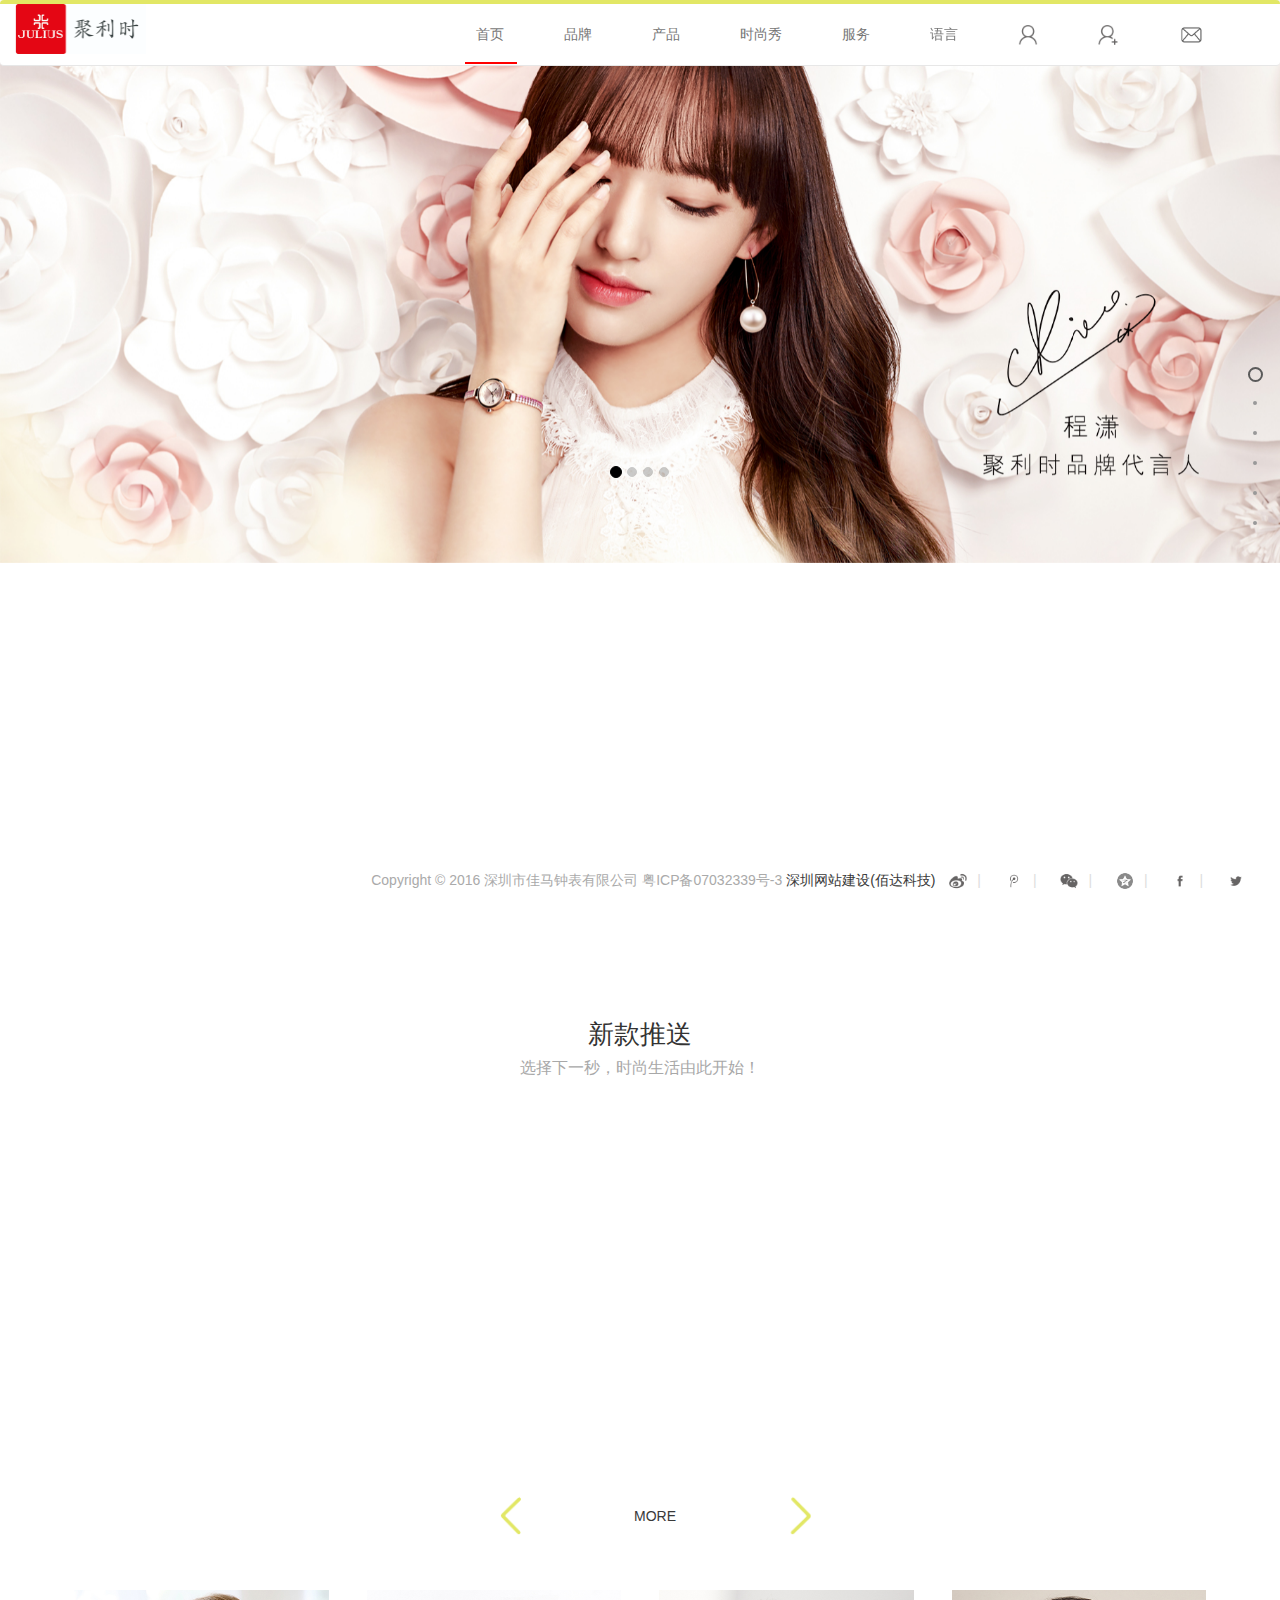
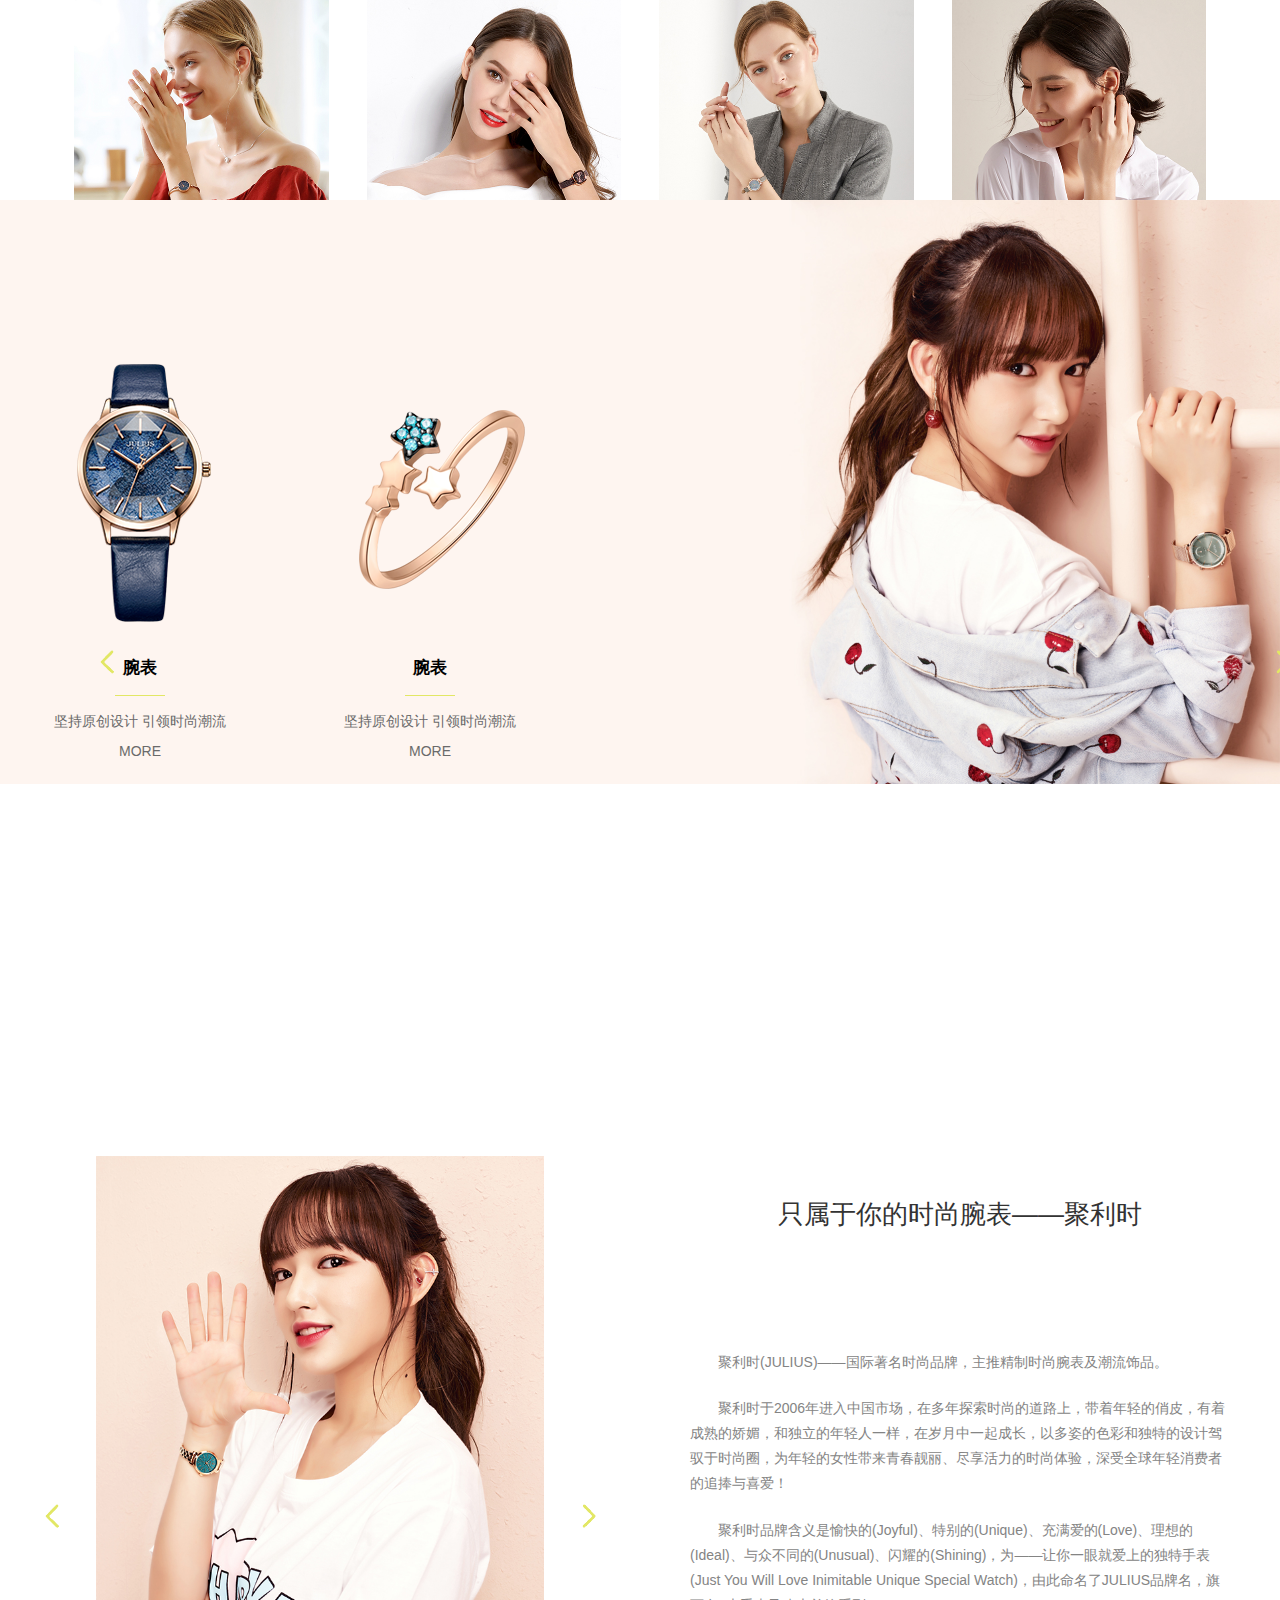
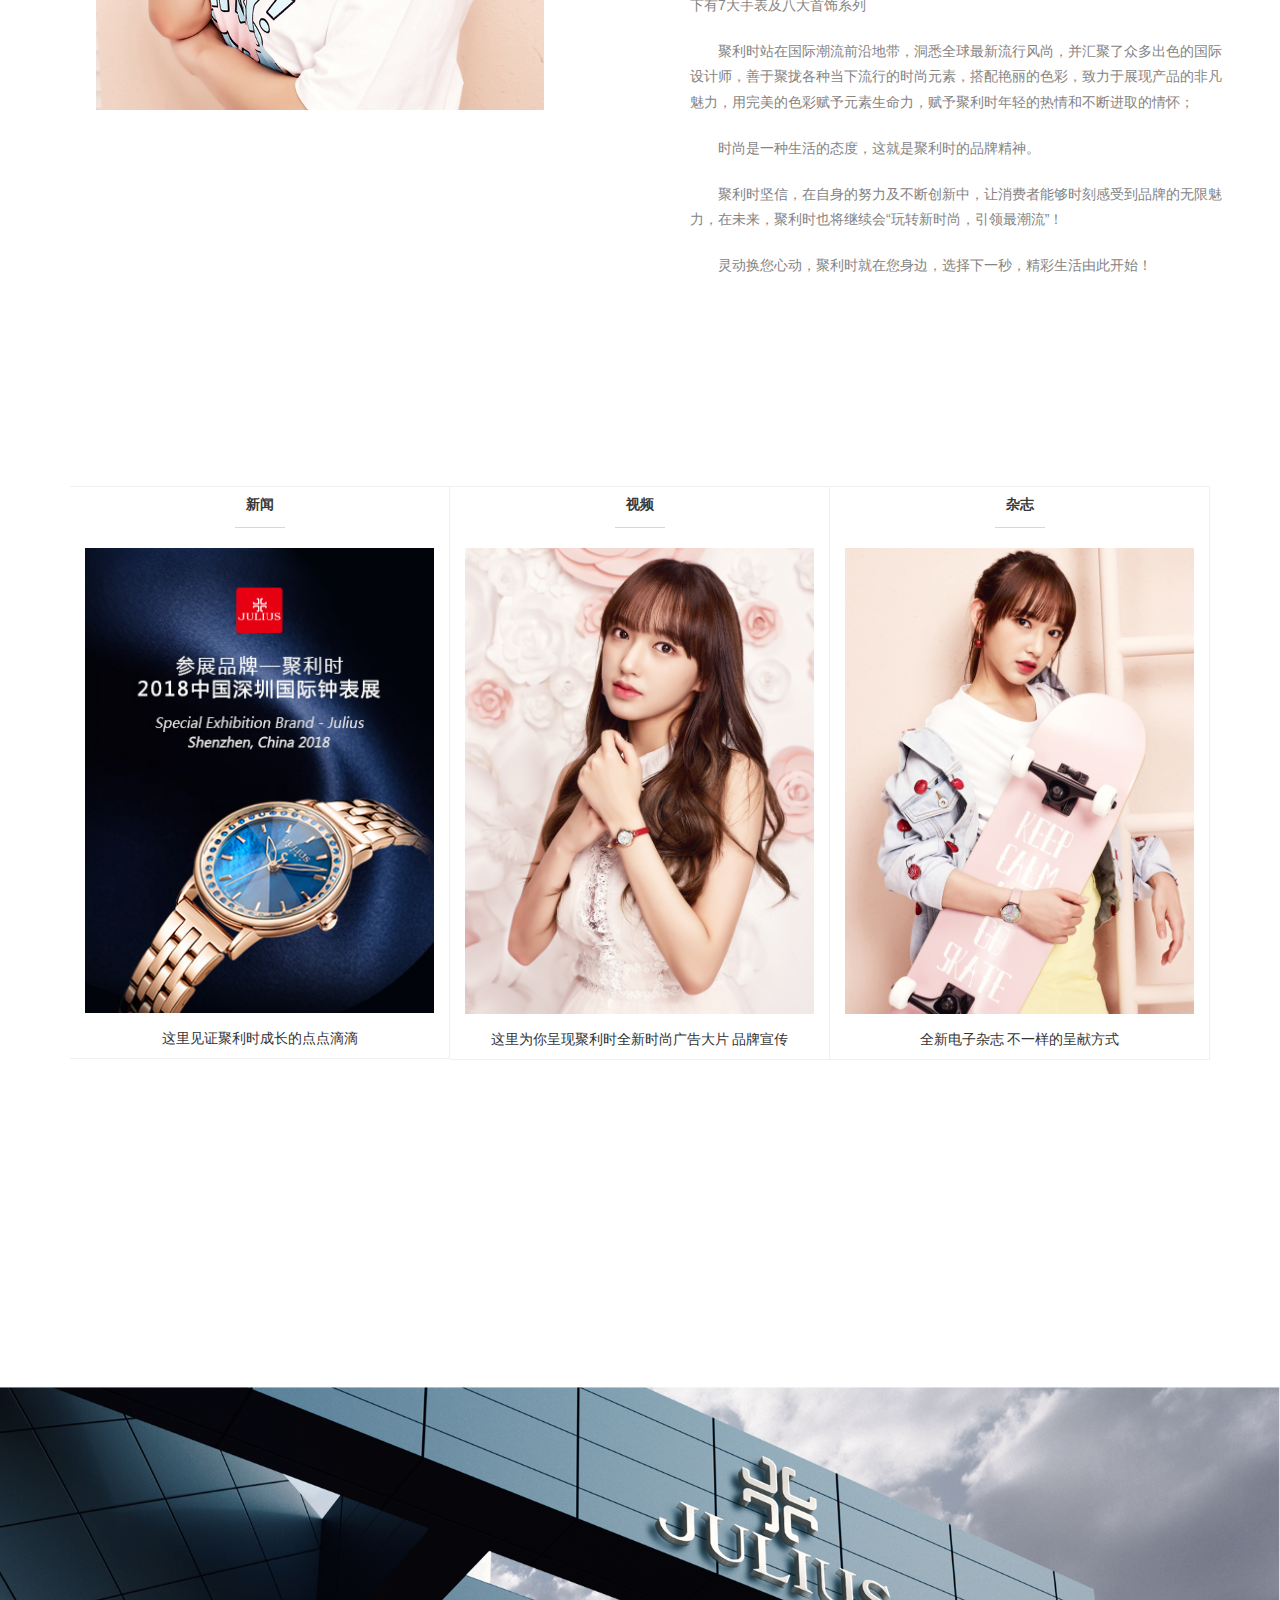
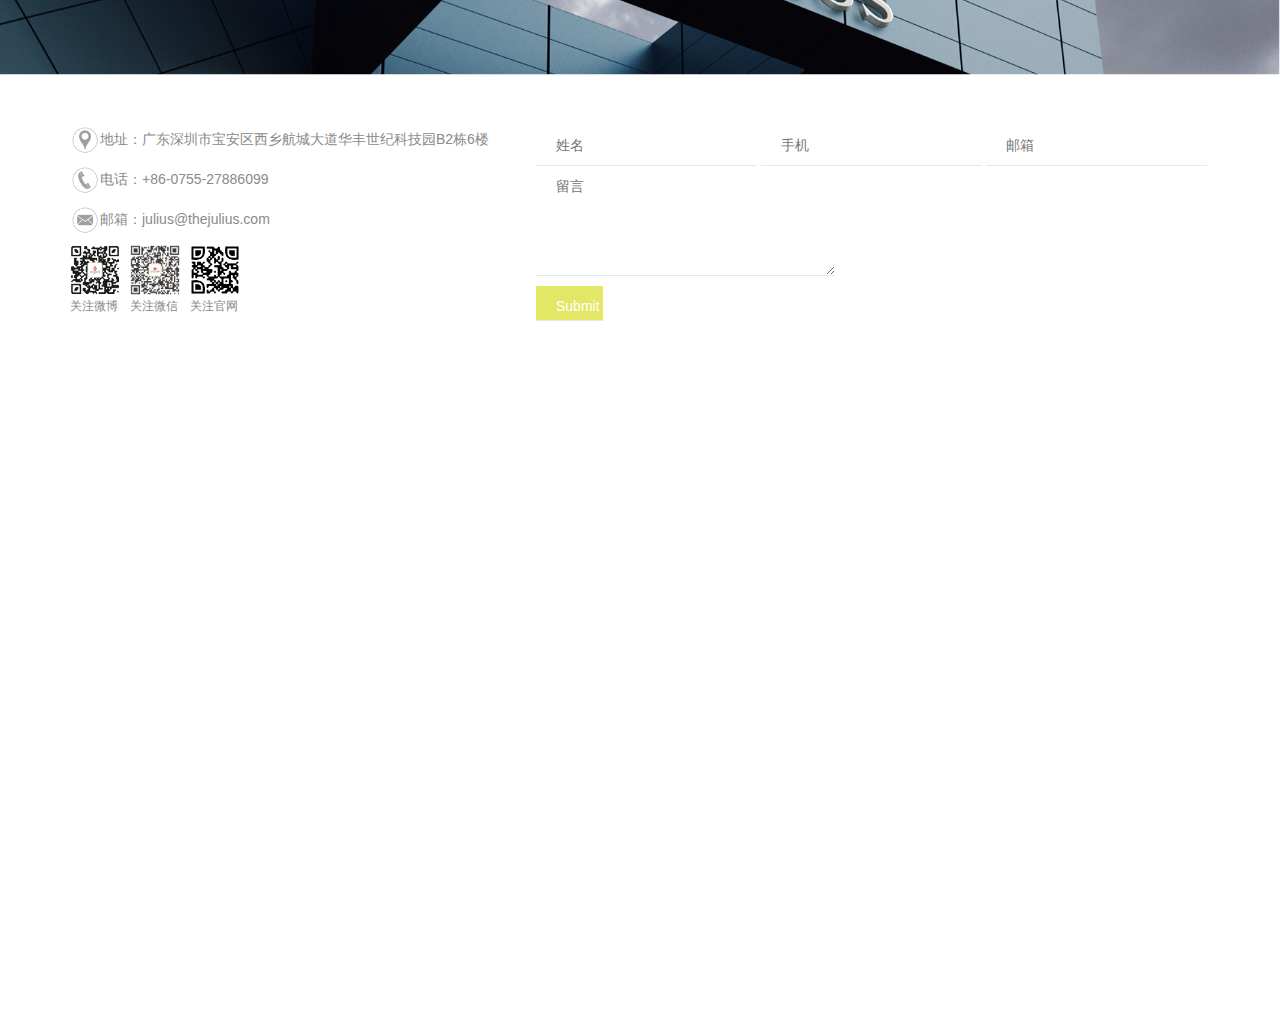
<file: index.html>
<!DOCTYPE html>
<html lang="en">
	<head>
		<meta charset="UTF-8">
		<title>聚利时手表</title>
		<meta http-equiv="X-UA-Compatible" content="IE=edge">
    	<meta name="viewport" content="width=device-width, initial-scale=1">
    	<link href="https://cdn.jsdelivr.net/npm/bootstrap@3.3.7/dist/css/bootstrap.min.css" rel="stylesheet">
		<link rel="stylesheet" type="text/css" href="css/style.css">
		<link rel="stylesheet" type="text/css" href="css/hf.css">
	</head>
	<body>
		<section>
			<header class="navbar navbar-default ltq-header">
			  <div class="container-fluid">
			    <!-- Brand and toggle get grouped for better mobile display -->
			    <div class="navbar-header">
			      <button type="button" class="navbar-toggle collapsed" data-toggle="collapse" data-target="#bs-example-navbar-collapse-1" aria-expanded="false">
			        <span class="sr-only">Toggle navigation</span>
			        <span class="icon-bar"></span>
			        <span class="icon-bar"></span>
			        <span class="icon-bar"></span>
			      </button>
			      <div class="logo">
			      	<a class="navbar-brand" href="#"><img src="img/logo.jpg"></a>
			      </div>
			    </div>

			    <ul class="area">
			    	<li>
			    		<span class="current"></span>
			    		<button type="button" class="btn btn-default" data-toggle="tooltip" data-placement="left" title="Tooltip on left">广告</button>
			    		<!-- <font>广告</font> -->
			    	</li>
			    	<li>
			    		<span></span>
			    		<button type="button" class="btn btn-default" data-toggle="tooltip" data-placement="left" title="Tooltip on left">新款推送</button>
			    		<!-- <font>新款推送</font> -->
			    	</li>
			    	<li>
			    		<span></span>
			    		<button type="button" class="btn btn-default" data-toggle="tooltip" data-placement="left" title="Tooltip on left">产品</button>
			    		<!-- <font>产品</font> -->
			    	</li>
			    	<li>
			    		<span></span>
			    		<button type="button" class="btn btn-default" data-toggle="tooltip" data-placement="left" title="Tooltip on left">只属于你的时尚腕表——聚利时</button>
			    		<!-- <font>只属于你的时尚腕表——聚利时</font> -->
			    	</li>
			    	<li>
			    		<span></span>
			    		<button type="button" class="btn btn-default" data-toggle="tooltip" data-placement="left" title="Tooltip on left">新闻</button>
			    		<!-- <font>新闻</font> -->
			    	</li>
			    	<li>
			    		<span></span>
			    		<button type="button" class="btn btn-default" data-toggle="tooltip" data-placement="left" title="Tooltip on left">01</button>
			    		<!-- <font>01</font> -->
			    	</li>
			    </ul>

			    <!-- Collect the nav links, forms, and other content for toggling -->
			    <div class="collapse navbar-collapse" id="bs-example-navbar-collapse-1">
			      <ul class="nav navbar-nav">
			        <li class="dropdown">
			          <ul class="dropdown-menu">
			            <li><a href="#">Action</a></li>
			            <li><a href="#">Another action</a></li>
			            <li><a href="#">Something else here</a></li>
			            <li role="separator" class="divider"></li>
			            <li><a href="#">Separated link</a></li>
			            <li role="separator" class="divider"></li>
			            <li><a href="#">One more separated link</a></li>
			          </ul>
			        </li>
			      </ul>
			      <ul class="nav navbar-nav navbar-right ltq-head">
			        <li><a href="index.html" class="home home2">首页</a></li>
			        <li>
			        	<a href="html/brand.html" class="home">品牌</a>
			        	<ol class="brand">
				        	<li><a>品牌介绍</a></li>
				        	<li><a>发展历程</a></li>
				        	<li><a>品牌代言人</a></li>
				        </ol>
			        </li>
			        
			        <li>
			        	<a href="html/watch.html" class="home">产品</a>
			        	<ol class="product">
				        	<li><a href="html/watch.html">腕表</a></li>
				        	<li><a href="html/jewelry.html">首饰</a></li>
				        </ol>
			        </li>
			        
			        <li>
			        	<a href="html/star.html" class="home">时尚秀</a>
			        	<ol class="fashion">
				        	<li><a href="html/star.html">明星腕表大片</a></li>
				        	<li><a href="html/model.html">模特腕表大片</a></li>
				        </ol>
			        </li>
			      
			        <li>
			        	<a href="html/maintenance.html" class="home">服务</a>
			        	<ol class="service">
			        		<li><a href="html/maintenance.html">维修保养</a></li>
			        	</ol>
			        </li>
			       
			        <li>
			        	<a href="#" class="home">语言</a>
			        	<ol class="language">
			        		<li><a>中文</a></li>
			        		<li><a>英文</a></li>
			        		<li><a>韩文</a></li>
			        	</ol>
			        </li>
			       
			        <li><a href="html/land.html"><img src="img/zhu-1.png"></a></li>
			        <li><a href="html/registered.html"><img src="img/zhu-2.png"></a></li>
			        <li><a href="#"><img src="img/l-email.png" class="em"></a></li>
			        <li class="dropdown">
			          <ul class="dropdown-menu">
			            <li><a href="#">Action</a></li>
			            <li><a href="#">Another action</a></li>
			            <li><a href="#">Something else here</a></li>
			            <li role="separator" class="divider"></li>
			            <li><a href="#">Separated link</a></li>
			          </ul>
			        </li>
			      </ul>
			    </div><!-- /.navbar-collapse -->
			  </div><!-- /.container-fluid -->
			</header>
	
		<div class="ltq-banner">
			<div id="carousel-example-generic" class="carousel slide" data-ride="carousel">
			  <!-- Indicators -->
			  <ol class="carousel-indicators ltq-list">
			    <li data-target="#carousel-example-generic" data-slide-to="0" class="active"></li>
			    <li data-target="#carousel-example-generic" data-slide-to="1"></li>
			    <li data-target="#carousel-example-generic" data-slide-to="2"></li>
			    <li data-target="#carousel-example-generic" data-slide-to="3"></li>
			  </ol>

			  <!-- Wrapper for slides -->
			  <div class="carousel-inner" role="listbox">
			    <div class="item active">
			      <img src="img/nav.jpg">
			      <div class="carousel-caption">
			      </div>
			    </div>

			    <div class="item">
			      <img src="img/nav2.jpg">
			      <div class="carousel-caption">
			      </div>
			    </div>

			    <div class="item">
			      <img src="img/nav3.jpg">
			      <div class="carousel-caption">
			      </div>
			    </div>

			    <div class="item">
			      <img src="img/nav4.jpg">
			      <div class="carousel-caption">
			      </div>
			    </div>
			  </div>
			</div>
		</div>
			<div class="container text-center ltq-wrap">
				<div class="left">
					<h3>新款推送</h3>
					<h4>选择下一秒，时尚生活由此开始！</h4>
				</div>
				<div class="row ">
				  <div class="col-sm-6 col-md-4 col-lg-3 ltq-pic">
				    <div class="thumbnail">
				    	<div class="hei">
				    		<img src="img/w1.jpg" width="100%">
				    	</div>
				      <div class="caption">
				        <b class="left">聚利时JS新款</b>
				      </div>
				    </div>
				  </div>

				  <div class="col-sm-6 col-md-4 col-lg-3 ltq-pic">
				    <div class="thumbnail">
				    	<div class="hei">
				      		<img src="img/w2.jpg" width="100%">
				      	</div>
				      <div class="caption">
				        <b>聚利时2月新款</b>
				      </div>
				    </div>
				  </div>

				  <div class="col-sm-6 col-md-4 col-lg-3 ltq-pic">
				    <div class="thumbnail">
				    	<div class="hei">
							<img src="img/w3.jpg" width="100%">
				    	</div>
				      <div class="caption">
				        <b>聚利时1月新款</b>
				      </div>
				    </div>
				  </div>

				  <div class="col-sm-6 col-md-4 col-lg-3 ltq-pic">
				    <div class="thumbnail">
				    	<div class="hei">
							<img src="img/w4.jpg" width="100%">
				    	</div>
				      <div class="caption">
				        <b>聚利时12月新款</b>
				      </div>
				    </div>
				  </div>
				</div>
				<div class="container text-center ltq-more">
					<div class="more">
						<a href="">MORE</a>
					</div>
				</div>
			</div>
		
		<div class="exhibition">
			<span><img src="img/tu-l.png" width="20px"></span>
			<span><img src="img/tu-r.png" width="20px"></span>
			<div class="middle-ex">
				<ul>
					<li class="ltq-right">
						<a href="">
							<img src="img/watch.png"/>
							<b>腕表</b>
							<p>坚持原创设计 引领时尚潮流</p>
							<p>MORE</p>
						</a>
					</li>
					<li class="ltq-right">
						<a href="">
							<img src="img/sl.png"/>
							<b>腕表</b>
							<p>坚持原创设计 引领时尚潮流</p>
							<p>MORE</p>
						</a>
					</li>
				</ul>
			</div>
		</div>

		<div class="details">
			<div class="details-left">
				<span></span>
				<span></span>
				<img src="img/d1.jpg" width="70%">
			</div>
			<div class="details-right text-center">
				<h3>只属于你的时尚腕表——聚利时</h3>
				<p class="ltq-top">聚利时(JULIUS)——国际著名时尚品牌，主推精制时尚腕表及潮流饰品。</p>
				<p class="ltq-top">聚利时于2006年进入中国市场，在多年探索时尚的道路上，带着年轻的俏皮，有着成熟的娇媚，和独立的年轻人一样，在岁月中一起成长，以多姿的色彩和独特的设计驾驭于时尚圈，为年轻的女性带来青春靓丽、尽享活力的时尚体验，深受全球年轻消费者的追捧与喜爱！</p>
				<p class="ltq-top">聚利时品牌含义是愉快的(Joyful)、特别的(Unique)、充满爱的(Love)、理想的(Ideal)、与众不同的(Unusual)、闪耀的(Shining)，为——让你一眼就爱上的独特手表(Just You Will Love Inimitable Unique Special Watch)，由此命名了JULIUS品牌名，旗下有7大手表及八大首饰系列</p>
				<!-- <p>作为一个注明的国际注明时尚品牌，聚利时的出类拔萃，表现在品牌超凡敏锐的设计理念和登峰造极的生产技术以及对创新的不懈追求上。</p> -->
				<p class="ltq-top">聚利时站在国际潮流前沿地带，洞悉全球最新流行风尚，并汇聚了众多出色的国际设计师，善于聚拢各种当下流行的时尚元素，搭配艳丽的色彩，致力于展现产品的非凡魅力，用完美的色彩赋予元素生命力，赋予聚利时年轻的热情和不断进取的情怀；</p>
				<p class="ltq-top">时尚是一种生活的态度，这就是聚利时的品牌精神。</p>
				<p class="ltq-top">聚利时坚信，在自身的努力及不断创新中，让消费者能够时刻感受到品牌的无限魅力，在未来，聚利时也将继续会“玩转新时尚，引领最潮流”！</p>
				<p class="ltq-top">灵动换您心动，聚利时就在您身边，选择下一秒，精彩生活由此开始！</p>
			</div>
		</div>
		
		<div class="container-fluid ltq-new">
			<div class="container">
				<ul class="col-sm-6 col-lg-4">
					<li class="text-center">
						<h4>新闻</h4>
						<img src="img/watch.jpg" width="100%">
						<div class="caption">
							<p>这里见证聚利时成长的点点滴滴</p>
						</div>
					</li>
				</ul>
				<ul class="col-sm-6 col-lg-4">
					<li class="text-center">
						<h4>视频</h4>
						<img src="img/video.jpg" width="100%">
						<div class="caption">
							<p>这里为你呈现聚利时全新时尚广告大片 品牌宣传</p>
						</div>
					</li>
				</ul>
				<ul class="col-sm-6 col-lg-4">
					<li class="text-center">
						<h4>杂志</h4>
						<img src="img/magazine.jpg" width="100%">
						<div class="caption">
							<p>全新电子杂志 不一样的呈献方式</p>
						</div>
					</li>
				</ul>
			</div>
		</div>

		<img src="img/foot.png" height="289px" width="100%" class="foot">
		<div class="about container">
			<div class="about_l">
				<div class="left">
					<p style="color: #8a8a8a"><span><img src="img/z1.png" width="30px"></span>地址：广东深圳市宝安区西乡航城大道华丰世纪科技园B2栋6楼</p>
					<p style="color: #8a8a8a"><span><img src="img/z3.png" width="30px"></span>电话：+86-0755-27886099</p>
					<p style="color: #8a8a8a"><span><img src="img/z2.png" width="30px"></span>邮箱：julius@thejulius.com </p>
				</div>
				<div class="attention">
					<div>
						<img src="img/t1.jpg">
						<span>关注微博</span>
					</div>
					<div>
						<img src="img/t2.jpg">
						<span>关注微信</span>
					</div>
					<div>
						<img src="img/t3.jpg">
						<span>关注官网</span>
					</div>
				</div>
			</div>
			<div class="about_r" style="float:left">
				<input type="text" placeholder="姓名">
				<input type="text" placeholder="手机">
				<input type="text" placeholder="邮箱">
				<textarea cols="30" rows="10" placeholder="留言"></textarea>
				<input type="submit" name="" class="tj">
			</div>
		</div>

		<footer class="container-fluid ltq-footer">
			<div class="ltq-fr">
				<p>Copyright © 2016 深圳市佳马钟表有限公司 粤ICP备07032339号-3</p>
				<a href="">深圳网站建设</a><a href="">(佰达科技)</a>
				<span><img src="img/tu-12.png" width="18px"></span>
				<span><img src="img/tu-13.png" width="18px"></span>
				<span><img src="img/tu-14.png" width="18px"></span>
				<span><img src="img/qqzone.png" width="18px"></span>
				<span><img src="img/tu-16.png" width="18px"></span>
				<span><img src="img/tu-17.png" width="18px"></span>
			</div>
		</footer>
	</section>

		<script src="js/jquery-3.3.1.js"></script>
		<script src="js/bootstrap.js"></script>
		<script src="js/jquery.mousewheel.js"></script>
		<script src="js/my.js"></script>

	</body>
</html>
</file>
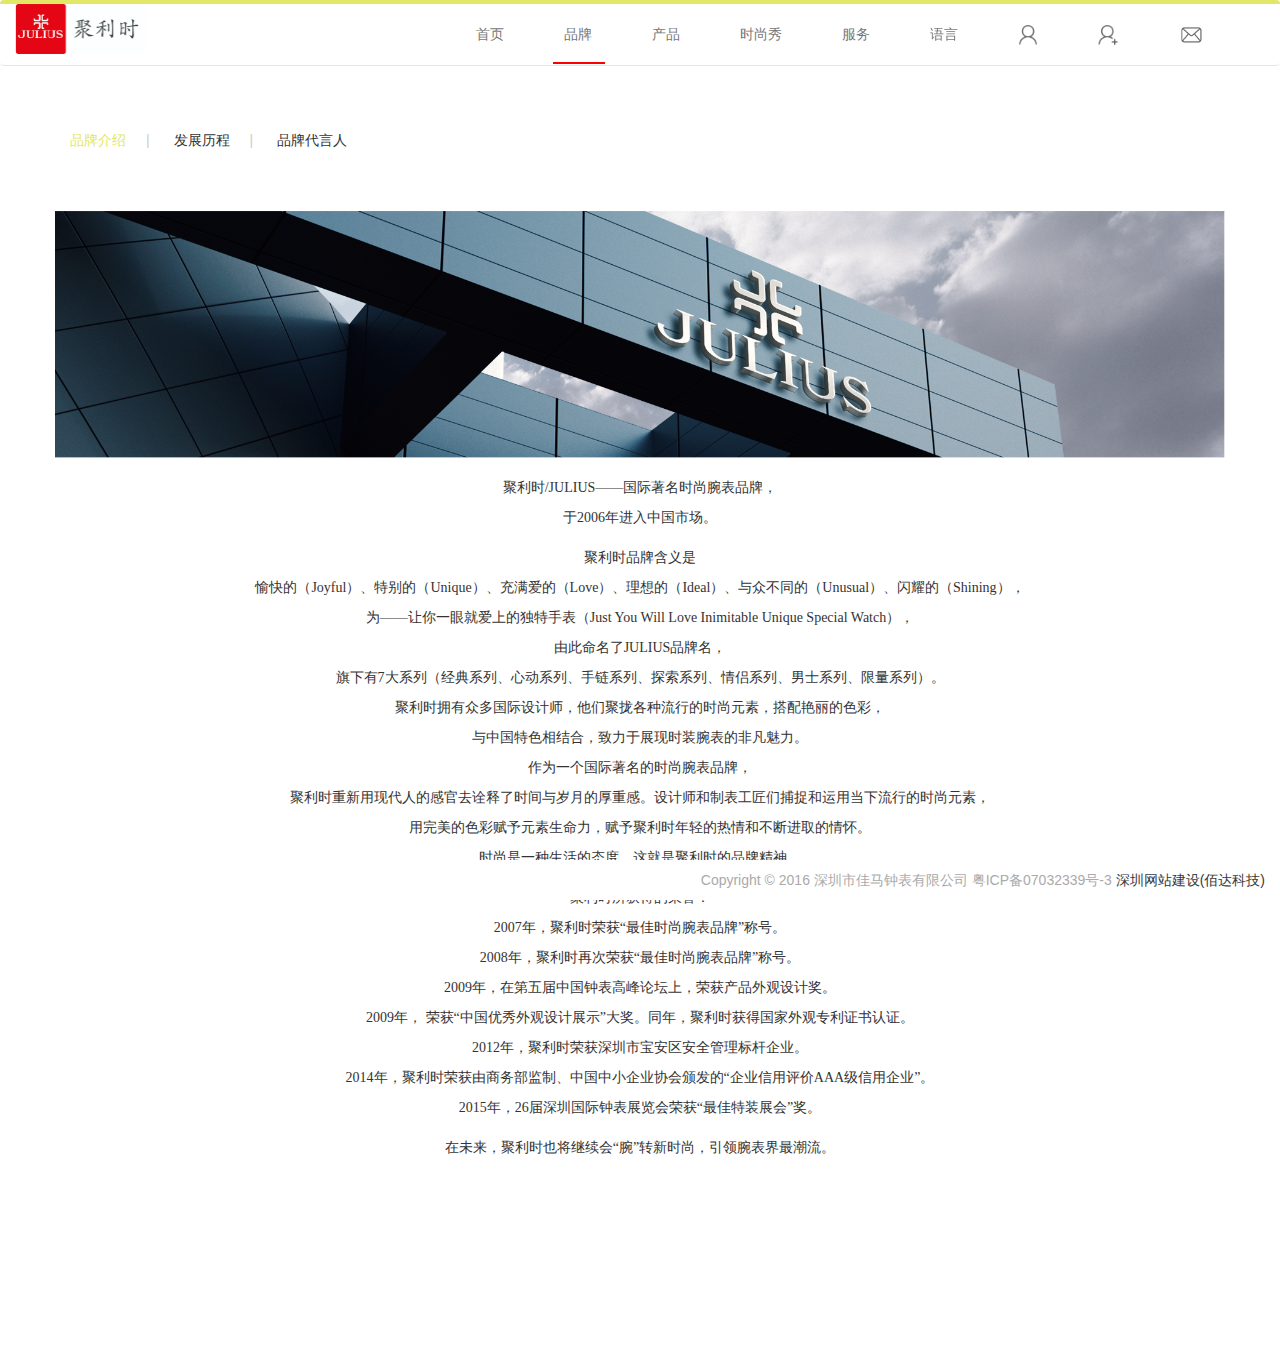
<file: html/brand.html>
<!DOCTYPE html>
<html lang="en">
	<head>
		<meta charset="UTF-8">
		<title>品牌-聚利时手表</title>
		<meta http-equiv="X-UA-Compatible" content="IE=edge">
    	<meta name="viewport" content="width=device-width, initial-scale=1">
    	<link href="https://cdn.jsdelivr.net/npm/bootstrap@3.3.7/dist/css/bootstrap.min.css" rel="stylesheet">
    	<link rel="stylesheet" type="text/css" href="../css/hf.css">
		<link rel="stylesheet" type="text/css" href="../css/brand.css">
	</head>
	<body>
		<header class="navbar navbar-default ltq-header">
			  <div class="container-fluid">
			    <!-- Brand and toggle get grouped for better mobile display -->
			    <div class="navbar-header">
			      <button type="button" class="navbar-toggle collapsed" data-toggle="collapse" data-target="#bs-example-navbar-collapse-1" aria-expanded="false">
			        <span class="sr-only">Toggle navigation</span>
			        <span class="icon-bar"></span>
			        <span class="icon-bar"></span>
			        <span class="icon-bar"></span>
			      </button>
			      <div class="logo">
			      	<a class="navbar-brand" href="#"><img src="../img/logo.jpg"></a>
			      </div>
			    </div>

			    <!-- Collect the nav links, forms, and other content for toggling -->
			    <div class="collapse navbar-collapse" id="bs-example-navbar-collapse-1">
			      <ul class="nav navbar-nav">
			        <li class="dropdown">
			          <ul class="dropdown-menu">
			            <li><a href="#">Action</a></li>
			            <li><a href="#">Another action</a></li>
			            <li><a href="#">Something else here</a></li>
			            <li role="separator" class="divider"></li>
			            <li><a href="#">Separated link</a></li>
			            <li role="separator" class="divider"></li>
			            <li><a href="#">One more separated link</a></li>
			          </ul>
			        </li>
			      </ul>
			      <ul class="nav navbar-nav navbar-right ltq-head">
			        <li><a href="../index.html" class="home">首页</a></li>
			        <li>
			        	<a href="#" class="home home2">品牌</a>
			        	<ol class="brand">
				        	<li><a href="../html/brand.html">品牌介绍</a></li>
				        	<li><a>发展历程</a></li>
				        	<li><a>品牌代言人</a></li>
				        </ol>
			        </li>
			        
			        <li>
			        	<a href="watch.html" class="home">产品</a>
			        	<ol class="product">
				        	<li><a href="watch.html">腕表</a></li>
				        	<li><a href="jewelry.html">首饰</a></li>
				        </ol>
			        </li>
			        
			        <li>
			        	<a href="#" class="home">时尚秀</a>
			        	<ol class="fashion">
				        	<li><a href="star.html">明星腕表大片</a></li>
				        	<li><a href="model.html">模特腕表大片</a></li>
				        </ol>
			        </li>
			      
			        <li>
			        	<a href="maintenance.html" class="home">服务</a>
			        	<ol class="service">
			        		<li><a href="maintenance.html">维修保养</a></li>
			        	</ol>
			        </li>
			       
			        <li>
			        	<a href="#" class="home">语言</a>
			        	<ol class="language">
			        		<li><a>中文</a></li>
			        		<li><a>英文</a></li>
			        		<li><a>韩文</a></li>
			        	</ol>
			        </li>
			       
			        <li><a href="land.html"><img src="../img/zhu-1.png"></a></li>
			        <li><a href="registered.html"><img src="../img/zhu-2.png"></a></li>
			        <li><a href="#"><img src="../img/l-email.png" class="em"></a></li>
			        <li class="dropdown">
			          <ul class="dropdown-menu">
			            <li><a href="#">Action</a></li>
			            <li><a href="#">Another action</a></li>
			            <li><a href="#">Something else here</a></li>
			            <li role="separator" class="divider"></li>
			            <li><a href="#">Separated link</a></li>
			          </ul>
			        </li>
			      </ul>
			    </div><!-- /.navbar-collapse -->
			  </div><!-- /.container-fluid -->
			</header>
			
			<div class="kong"></div>
			<p class="container list">
				<span class="introduce cute">品牌介绍</span>
				<span>发展历程</span>
				<span>品牌代言人</span>
			</p>
			<section>
			<div class="container ltq-txt text-center">
				<img src="../img/julius.png" width="100%">
				<p class="up">聚利时/JULIUS——国际著名时尚腕表品牌，</p>
				<p>于2006年进入中国市场。 </p>
				<p class="up">聚利时品牌含义是</p>
				<p>愉快的（Joyful）、特别的（Unique）、充满爱的（Love）、理想的（Ideal）、与众不同的（Unusual）、闪耀的（Shining），</p>
				<p>为——让你一眼就爱上的独特手表（Just You Will Love Inimitable Unique Special Watch），</p>
				<p>由此命名了JULIUS品牌名，</p>
				<p>旗下有7大系列（经典系列、心动系列、手链系列、探索系列、情侣系列、男士系列、限量系列）。</p>
				<p>聚利时拥有众多国际设计师，他们聚拢各种流行的时尚元素，搭配艳丽的色彩，</p>
				<p>与中国特色相结合，致力于展现时装腕表的非凡魅力。</p>
				<p>作为一个国际著名的时尚腕表品牌，</p>
				<p>聚利时重新用现代人的感官去诠释了时间与岁月的厚重感。设计师和制表工匠们捕捉和运用当下流行的时尚元素，</p>
				<p>用完美的色彩赋予元素生命力，赋予聚利时年轻的热情和不断进取的情怀。</p>
				<p>时尚是一种生活的态度，这就是聚利时的品牌精神。 </p>
				<p class="up">聚利时所获得的荣誉：</p>
				<p>2007年，聚利时荣获“最佳时尚腕表品牌”称号。</p>
				<p>2008年，聚利时再次荣获“最佳时尚腕表品牌”称号。</p>
				<p>2009年，在第五届中国钟表高峰论坛上，荣获产品外观设计奖。</p>
				<p>2009年， 荣获“中国优秀外观设计展示”大奖。同年，聚利时获得国家外观专利证书认证。</p>
				<p>2012年，聚利时荣获深圳市宝安区安全管理标杆企业。</p>
				<p>2014年，聚利时荣获由商务部监制、中国中小企业协会颁发的“企业信用评价AAA级信用企业”。</p>
				<p>2015年，26届深圳国际钟表展览会荣获“最佳特装展会”奖。</p>
				<p class="up">在未来，聚利时也将继续会“腕”转新时尚，引领腕表界最潮流。</p>
				<!-- <p>聚利时于2006年进入中国市场，在多年探索时尚的道路上，带着年轻的俏皮，有着成熟的娇媚，和独立的年轻人一样，在岁月中一起成长，以多姿的色彩和独特的设计驾驭于时尚圈，为年轻的女性带来青春靓丽、尽享活力的时尚体验，深受全球年轻消费者的追捧与喜爱！</p> -->
				<!-- <p>聚利时品牌含义是愉快的（Joyful）、特别的（Unique）、充满爱的（Love）、理想的（Ideal）、与众不同的（Unusual）、闪耀的（Shining），为——让你一眼就爱上的独特手表（Just You Will Love Inimitable Unique Special Watch），由此命名了JULIUS品牌名，旗下有7大手表及8大首饰系列</p>
				<ul>
					<li>七大手表系列：</li>
					<li>经典系列 Modern Classic</li>
					<li>心动系列 Heartbeat Melo</li>
					<li>手链系列 Invisible SF Metal</li>
					<li>探索系列 Fantastic Adventure</li>
					<li>情侣系列 Lovers</li>
					<li>男士系列 Homme</li>
					<li>明星系列 STAR</li>
				</ul>
				<ul>
					<li>八大首饰系列：</li>
					<li>Elegant系列</li>
					<li>Charming系列</li>
					<li>Lively系列</li>
					<li>Gutsy系列</li>
					<li>Dreamlike系列</li>
					<li>Adorable系列</li>
					<li>Cherish系列</li>
					<li>Bubbly系列</li>
				</ul>
				<p>作为一个著名的国际著名时尚品牌，聚利时的出类拔萃，表现在品牌超凡敏锐的设计理念和登峰造极的生产技术以及对创新的不懈追求上。</p>
				<p>聚利时站在国际潮流前沿地带，洞悉全球最新流行风尚，并汇聚了众多出色的国际设计师，善于聚拢各种当下流行的时尚元素，搭配艳丽的色彩，致力于展现产品的非凡魅力，用完美的色彩赋予元素生命力，赋予聚利时年轻的热情和不断进取的情怀；</p>
				<p>时尚是一种生活的态度，这就是聚利时的品牌精神。</p>
				<p>聚利时所获得的荣誉：</p>
				<p>2007年，聚利时荣获“最佳时尚腕表品牌”称号。</p>
				<p>2008年，聚利时再次荣获“最佳时尚腕表品牌”称号。</p>
				<p>2009年，在第五届中国钟表高峰论坛上，荣获产品外观设计奖。</p>
				<p>2009年， 荣获“中国优秀外观设计展示”大奖。同年，聚利时获得国家外观专利证书认证。</p>
				<p>2012年，聚利时荣获深圳市宝安区安全管理标杆企业。</p>
				<p>2014年，聚利时荣获由商务部监制、中国中小企业协会颁发的“企业信用评价AAA级信用企业”。</p>
				<p>2015年，26届深圳国际钟表展览会荣获“最佳特装展会”奖。</p>
				<p>2017年，聚利时荣获“十大时尚消费品牌”称号。</p>
				<p>聚利时坚信，在自身的努力及不断创新中，让消费者能够时刻感受到品牌的无限魅力，在未来，聚利时也将继续会“玩转新时尚，引领最潮流”！</p>
				<p>灵动换您心动，聚利时就在您身边，选择下一秒，精彩生活由此开始！</p> -->
			</div>

			<div class="container develop">
				<img src="../img/develop.jpg">
			</div>

			<div class="container text-center spokesman">
				<img src="../img/sm.jpg">
				<span>>>>  基本资料  <<<</span>
				<!-- <p>中文名：程潇&nbsp;&nbsp;&nbsp;&nbsp;&nbsp;&nbsp;&nbsp;&nbsp;&nbsp;&nbsp;&nbsp;&nbsp;&nbsp;&nbsp;&nbsp;&nbsp;&nbsp;&nbsp;&nbsp;&nbsp;&nbsp;&nbsp;&nbsp;&nbsp;&nbsp;&nbsp;&nbsp;&nbsp;&nbsp;&nbsp;&nbsp;&nbsp;&nbsp;&nbsp;&nbsp;&nbsp;&nbsp;&nbsp;&nbsp;国&nbsp;&nbsp;&nbsp;&nbsp;籍：中国</p> -->
				<p>中文名：程潇　　　                         　　　国    籍：中国</p>
				<p>外文名：성소　                   　　　　　出生地：中国广东</p>
				<p>星    座：巨蟹座　　　　     　   出生日期：1998年7月15日</p>
				<p>血    型：B型　　　　  　　　毕业院校：首尔表演艺术高中</p>
				<p>身    高：167cm　　               　　　  经纪公司：乐华娱乐、STARSHIP Entertainment</p>
				<img src="../img/pic.jpg">
				<span>>>>  主要成就  <<<</span>
				<p>2017-09-20    第1届    SORIBADA最佳音乐大奖新韩流Rising Hot Sta</p>
				<p>2017-03-25    第23届    大韩民国演艺艺术奖新人奖</p>
				<p>2017-01-19    第26届    首尔歌谣大赏EPK年度发展赏</p>
				<p>2016-12-02    Mnet亚洲音乐大奖女子新人奖（提名</p>
				<p>2016-11-16    亚洲明星盛典（Asia Artist Awards） Rising Star奖</p>
				<p>2016-05-28    亚洲强音盛典最佳新人奖</p>
				<p>2016-03-01    唱工委员组最具潜力组合奖</p>
				<img src="../img/pic2.jpg">
				<span>>>>  主要经历  <<<</span>
				<p>2016年2月</p>
				<p>随宇宙少女发行首张迷你专辑《WOULD YOU LIKE？》并正式出道</p>
				<p>2016年3月</p>
				<p>随宇宙少女在中国出道</p>
				<p>2016年8月</p>
				<p>随宇宙少女发行第二张迷你专辑《THE SECRET》</p>
				<p>2017年1月</p>
				<p>随宇宙少女推出第三张迷你专辑《From. WJSN》</p>
				<p>2017年4月</p>
				<p>获得第十七届音乐风云榜年度盛典”偶像新势力“奖</p>
				<p>2018年1月</p>
				<p>担任竞演类真人秀节目《偶像练习生》的舞蹈导师</p>
				<p>2018年6月</p>
				<p>参加著名综艺节目《天天向上》</p>
				<span>>>>  人物评价  <<<</span>
				<p>程潇现为韩国宇宙少女组合成员，也曾担任《偶像练习生》的仙女导师，在其参与的众多中韩综艺节目及舞台表演中</p>
				<p>凭借其优秀的舞蹈功底，健康积极、青春靓丽的形象，获得了众多中韩粉丝的喜爱。也让其成为了一位在</p>
				<p>中韩两国均拥有高人气的年轻偶像。</p>
				<p>程潇身上所散发出的自信及独特魅力，无一不与聚利时一直以来所展现的品牌形象及所坚持的品牌调性相契合。</p>
				<p>无论是梦幻的少女粉、森系满分的淡绿色、浪漫唯美的玫金色，还是复古精致的图案印花……</p>
				<p>程潇都能完美地将聚利时手表演绎出热切的青春感染力及无限的时尚味道，真正的展现出了聚利时手表“上可走高冷御姐范，下可走软萌清新风”的多色百变风格</p>
			</div>
			</section>

			<footer class="container-fluid ltq-footer">
				<div class="ltq-fr">
					<p>Copyright © 2016 深圳市佳马钟表有限公司 粤ICP备07032339号-3</p>
					<a href="">深圳网站建设</a><a href="">(佰达科技)</a>
				</div>
			</footer>
	
			<script src="../js/jquery-3.3.1.js"></script>
			<script src="../js/bootstrap.js"></script>
			<script src="../js/brand.js"></script>
	</body>
</html>
</file>
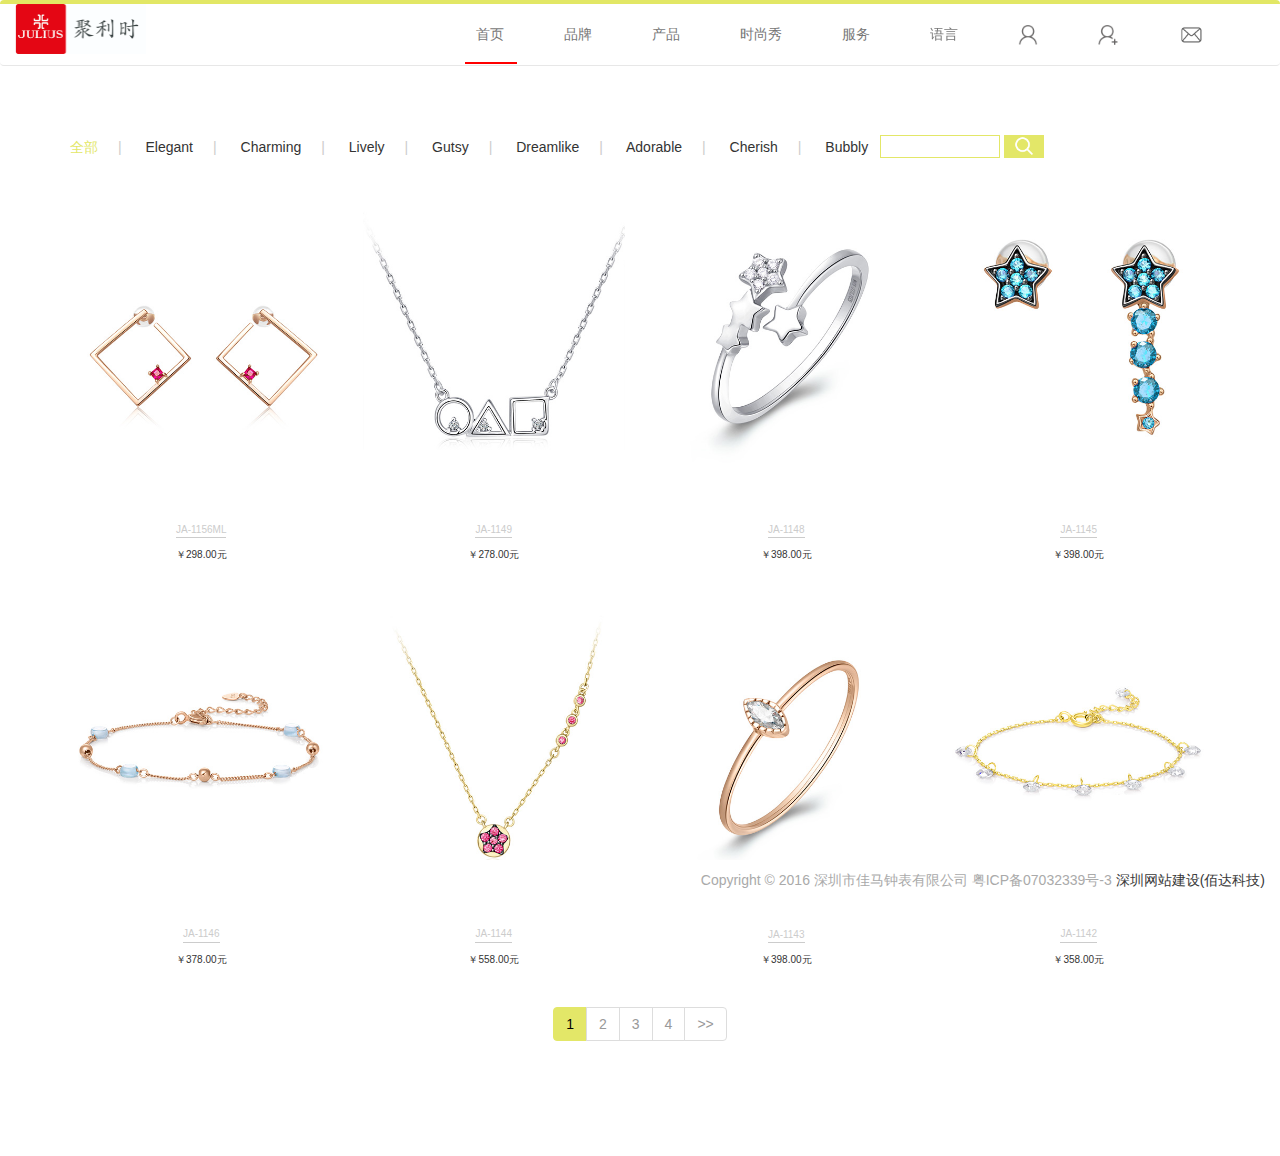
<file: html/jewelry.html>
<!DOCTYPE html>
<html lang="en">
	<head>
		<meta charset="UTF-8">
		<title>首饰-聚利时手表</title>
		<meta http-equiv="X-UA-Compatible" content="IE=edge">
    	<meta name="viewport" content="width=device-width, initial-scale=1">
    	<link href="https://cdn.jsdelivr.net/npm/bootstrap@3.3.7/dist/css/bootstrap.min.css" rel="stylesheet">
    	<link rel="stylesheet" type="text/css" href="../css/hf.css">
		<link rel="stylesheet" type="text/css" href="../css/jewelry.css">
	</head>
	<body>
		<header class="navbar navbar-default ltq-header">
			  <div class="container-fluid">
			    <!-- Brand and toggle get grouped for better mobile display -->
			    <div class="navbar-header">
			      <button type="button" class="navbar-toggle collapsed" data-toggle="collapse" data-target="#bs-example-navbar-collapse-1" aria-expanded="false">
			        <span class="sr-only">Toggle navigation</span>
			        <span class="icon-bar"></span>
			        <span class="icon-bar"></span>
			        <span class="icon-bar"></span>
			      </button>
			      <div class="logo">
			      	<a class="navbar-brand" href="#"><img src="../img/logo.jpg"></a>
			      </div>
			    </div>

			    <!-- Collect the nav links, forms, and other content for toggling -->
			    <div class="collapse navbar-collapse" id="bs-example-navbar-collapse-1">
			      <ul class="nav navbar-nav">
			        <li class="dropdown">
			          <ul class="dropdown-menu">
			            <li><a href="#">Action</a></li>
			            <li><a href="#">Another action</a></li>
			            <li><a href="#">Something else here</a></li>
			            <li role="separator" class="divider"></li>
			            <li><a href="#">Separated link</a></li>
			            <li role="separator" class="divider"></li>
			            <li><a href="#">One more separated link</a></li>
			          </ul>
			        </li>
			      </ul>
			      <ul class="nav navbar-nav navbar-right ltq-head">
			        <li><a href="../index.html" class="home home2">首页</a></li>
			        <li>
			        	<a href="brand.html" class="home">品牌</a>
			        	<ol class="brand">
				        	<li><a>品牌介绍</a></li>
				        	<li><a>发展历程</a></li>
				        	<li><a>品牌代言人</a></li>
				        </ol>
			        </li>
			        
			        <li>
			        	<a href="watch.html" class="home">产品</a>
			        	<ol class="product">
				        	<li><a href="watch.html">腕表</a></li>
				        	<li><a href="jewelry.html">首饰</a></li>
				        </ol>
			        </li>
			        
			        <li>
			        	<a href="star.html" class="home">时尚秀</a>
			        	<ol class="fashion">
				        	<li><a href="star.html">明星腕表大片</a></li>
				        	<li><a href="model.html">模特腕表大片</a></li>
				        </ol>
			        </li>
			      
			        <li>
			        	<a href="maintenance.html" class="home">服务</a>
			        	<ol class="service">
			        		<li><a href="maintenance.html">维修保养</a></li>
			        	</ol>
			        </li>
			       
			        <li>
			        	<a href="#" class="home">语言</a>
			        	<ol class="language">
			        		<li><a>中文</a></li>
			        		<li><a>英文</a></li>
			        		<li><a>韩文</a></li>
			        	</ol>
			        </li>
			       
			        <li><a href="land.html"><img src="../img/zhu-1.png"></a></li>
			        <li><a href="registered.html"><img src="../img/zhu-2.png"></a></li>
			        <li><a href="#"><img src="../img/l-email.png" class="em"></a></li>
			        <li class="dropdown">
			          <ul class="dropdown-menu">
			            <li><a href="#">Action</a></li>
			            <li><a href="#">Another action</a></li>
			            <li><a href="#">Something else here</a></li>
			            <li role="separator" class="divider"></li>
			            <li><a href="#">Separated link</a></li>
			          </ul>
			        </li>
			      </ul>
			    </div><!-- /.navbar-collapse -->
			  </div><!-- /.container-fluid -->
			</header>
			<div class="kong"></div>
			<div class="container ltq-txt">
				<p>
					<span class="all">全部</span>
					<span>Elegant</span>
					<span>Charming</span>
					<span>Lively</span>
					<span>Gutsy</span>
					<span>Dreamlike</span>
					<span>Adorable</span>
					<span>Cherish</span>
					<span>Bubbly</span>
					<input type="text" name="">
					<input type="submit" name="" value=" ">
				</p>
				<div class="goods">
					<div class="row">
							<ul class="g">
								<li class="col-xs-6 col-md-3">
									<img src="../img/ss1.jpg">
									<p class="text">JA-1156ML</p>
									<p class="price">￥298.00元</p>
								</li>
								<li class="col-xs-6 col-md-3">
									<img src="../img/ss2.jpg">
									<p class="text">JA-1149</p>
									<p class="price">￥278.00元</p>
								</li>
								<li class="col-xs-6 col-md-3">
									<img src="../img/ss3.jpg">
									<p class="text">JA-1148</p>
									<p class="price">￥398.00元</p>
								</li>
								
								<!-- <li class="col-xs-6 col-md-3">
									<img src="../img/ss5.jpg">
									<p class="text">JA-1145</p>
									<p class="price">￥398.00元</p>
								</li> -->
								<li class="col-xs-6 col-md-3">
									<img src="../img/ss5.jpg">
									<p class="text">JA-1145</p>
									<p class="price">￥398.00元</p>
								</li>
								<li class="col-xs-6 col-md-3">
									<img src="../img/ss4.jpg">
									<p class="text">JA-1146</p>
									<p class="price">￥378.00元</p>
								</li>
								<li class="col-xs-6 col-md-3">
									<img src="../img/ss6.jpg">
									<p class="text">JA-1144</p>
									<p class="price">￥558.00元</p>
								</li>
								<li class="col-xs-6 col-md-3">
									<img src="../img/ss7.jpg">
									<p class="text">JA-1143</p>
									<p class="price">￥398.00元</p>
								</li>
								<li class="col-xs-6 col-md-3">
									<img src="../img/ss8.jpg">
									<p class="text">JA-1142</p>
									<p class="price">￥358.00元</p>
								</li>
							</ul>
					</div>
				</div>
			</div>

			<div class="container text-center ltq-list">
				<nav aria-label="Page navigation">
				  <ul class="pagination">
				    <li><a href="#" class="current">1</a></li>
				    <li><a href="#">2</a></li>
				    <li><a href="#">3</a></li>
				    <li><a href="#">4</a></li>
				    <li><a href="#">>></a></li>
				  </ul>
				</nav>
			</div>

			<footer class="container-fluid ltq-footer">
				<div class="ltq-fr">
					<p>Copyright © 2016 深圳市佳马钟表有限公司 粤ICP备07032339号-3</p>
					<a href="">深圳网站建设</a><a href="">(佰达科技)</a>
				</div>
			</footer>
			
			<script src="../js/jquery-3.3.1.js"></script>
			<script src="../js/bootstrap.js"></script>
			<script src="../js/watch.js"></script>
	</body>
</html>
</file>
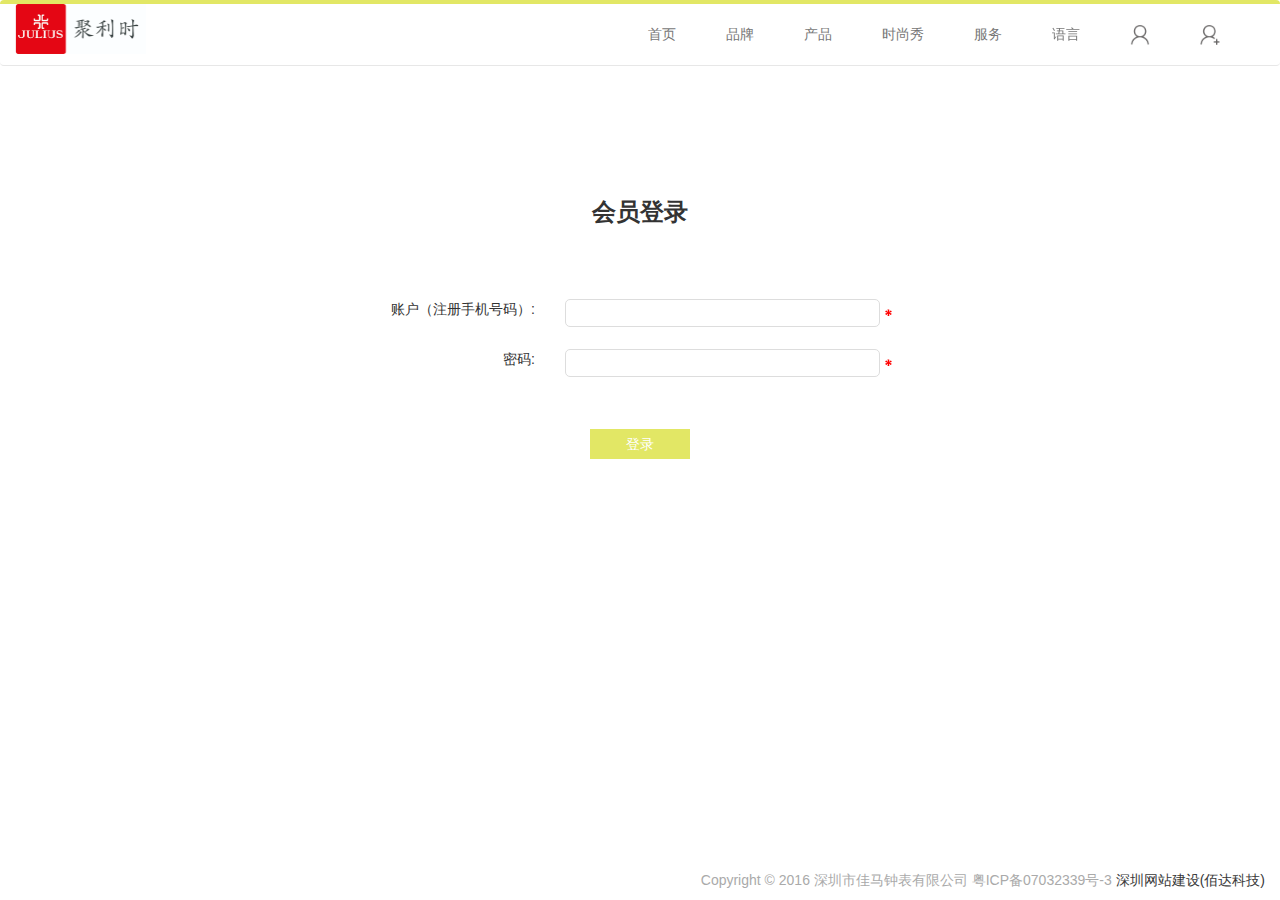
<file: html/land.html>
<!DOCTYPE html>
<html lang="en">
	<head>
		<meta charset="UTF-8">
		<title>用户登录-聚利时手表</title>
		<meta http-equiv="X-UA-Compatible" content="IE=edge">
    	<meta name="viewport" content="width=device-width, initial-scale=1">
    	<link href="https://cdn.jsdelivr.net/npm/bootstrap@3.3.7/dist/css/bootstrap.min.css" rel="stylesheet">
    	<link rel="stylesheet" type="text/css" href="../css/hf.css">
		<link rel="stylesheet" type="text/css" href="../css/land.css">
	</head>
	<body>
		<header class="navbar navbar-default ltq-header">
			  <div class="container-fluid">
			    <!-- Brand and toggle get grouped for better mobile display -->
			    <div class="navbar-header">
			      <button type="button" class="navbar-toggle collapsed" data-toggle="collapse" data-target="#bs-example-navbar-collapse-1" aria-expanded="false">
			        <span class="sr-only">Toggle navigation</span>
			        <span class="icon-bar"></span>
			        <span class="icon-bar"></span>
			        <span class="icon-bar"></span>
			      </button>
			      <div class="logo">
			      	<a class="navbar-brand" href="#"><img src="../img/logo.jpg"></a>
			      </div>
			    </div>

			    <!-- Collect the nav links, forms, and other content for toggling -->
			    <div class="collapse navbar-collapse" id="bs-example-navbar-collapse-1">
			      <ul class="nav navbar-nav">
			        <li class="dropdown">
			          <ul class="dropdown-menu">
			            <li><a href="#">Action</a></li>
			            <li><a href="#">Another action</a></li>
			            <li><a href="#">Something else here</a></li>
			            <li role="separator" class="divider"></li>
			            <li><a href="#">Separated link</a></li>
			            <li role="separator" class="divider"></li>
			            <li><a href="#">One more separated link</a></li>
			          </ul>
			        </li>
			      </ul>
			      <ul class="nav navbar-nav navbar-right ltq-head">
			        <li><a href="../index.html" class="home">首页</a></li>
			        <li>
			        	<a href="brand.html" class="home">品牌</a>
			        	<ol class="brand">
				        	<li><a>品牌介绍</a></li>
				        	<li><a>发展历程</a></li>
				        	<li><a>品牌代言人</a></li>
				        </ol>
			        </li>
			        
			        <li>
			        	<a href="watch.html" class="home">产品</a>
			        	<ol class="product">
				        	<li><a href="watch.html">腕表</a></li>
				        	<li><a href="jewelry.html">首饰</a></li>
				        </ol>
			        </li>
			        
			        <li>
			        	<a href="star.html" class="home">时尚秀</a>
			        	<ol class="fashion">
				        	<li><a href="star.html">明星腕表大片</a></li>
				        	<li><a href="model.html">模特腕表大片</a></li>
				        </ol>
			        </li>
			      
			        <li>
			        	<a href="maintenance.html" class="home">服务</a>
			        	<ol class="service">
			        		<li><a href="maintenance.html">维修保养</a></li>
			        	</ol>
			        </li>
			       
			        <li>
			        	<a href="#" class="home">语言</a>
			        	<ol class="language">
			        		<li><a>中文</a></li>
			        		<li><a>英文</a></li>
			        		<li><a>韩文</a></li>
			        	</ol>
			        </li>
			       
			        <li><a href="land.html"><img src="../img/zhu-1.png"></a></li>
			        <li><a href="registered.html"><img src="../img/zhu-2.png"></a></li>
			        <li class="dropdown">
			          <ul class="dropdown-menu">
			            <li><a href="#">Action</a></li>
			            <li><a href="#">Another action</a></li>
			            <li><a href="#">Something else here</a></li>
			            <li role="separator" class="divider"></li>
			            <li><a href="#">Separated link</a></li>
			          </ul>
			        </li>
			      </ul>
			    </div><!-- /.navbar-collapse -->
			  </div><!-- /.container-fluid -->
			</header>
			
			<div class="kong"></div>
			<div class="container text-center ltq-land">
				<p class="tit">会员登录</p>
				<form class="container information">
					<div class="container-fluid ltq-name">
						<p>账户（注册手机号码）:</p>
						<input type="text" name="">
						<span></span>
					</div>
					<div class="container-fluid ltq-name">
						<p>密码:</p>
						<input type="text" name="">
						<span></span>
					</div>
					<div class="text-center"><button>登录</button></div>
				</form>
			</div>

			<footer class="container-fluid ltq-footer">
				<div class="ltq-fr">
					<p>Copyright © 2016 深圳市佳马钟表有限公司 粤ICP备07032339号-3</p>
					<a href="">深圳网站建设</a><a href="">(佰达科技)</a>
				</div>
			</footer>
			
			<script src="../js/jquery-3.3.1.js"></script>
			<script src="../js/bootstrap.js"></script>
			<script src="../js/watch.js"></script>
	</body>
</html>
</file>
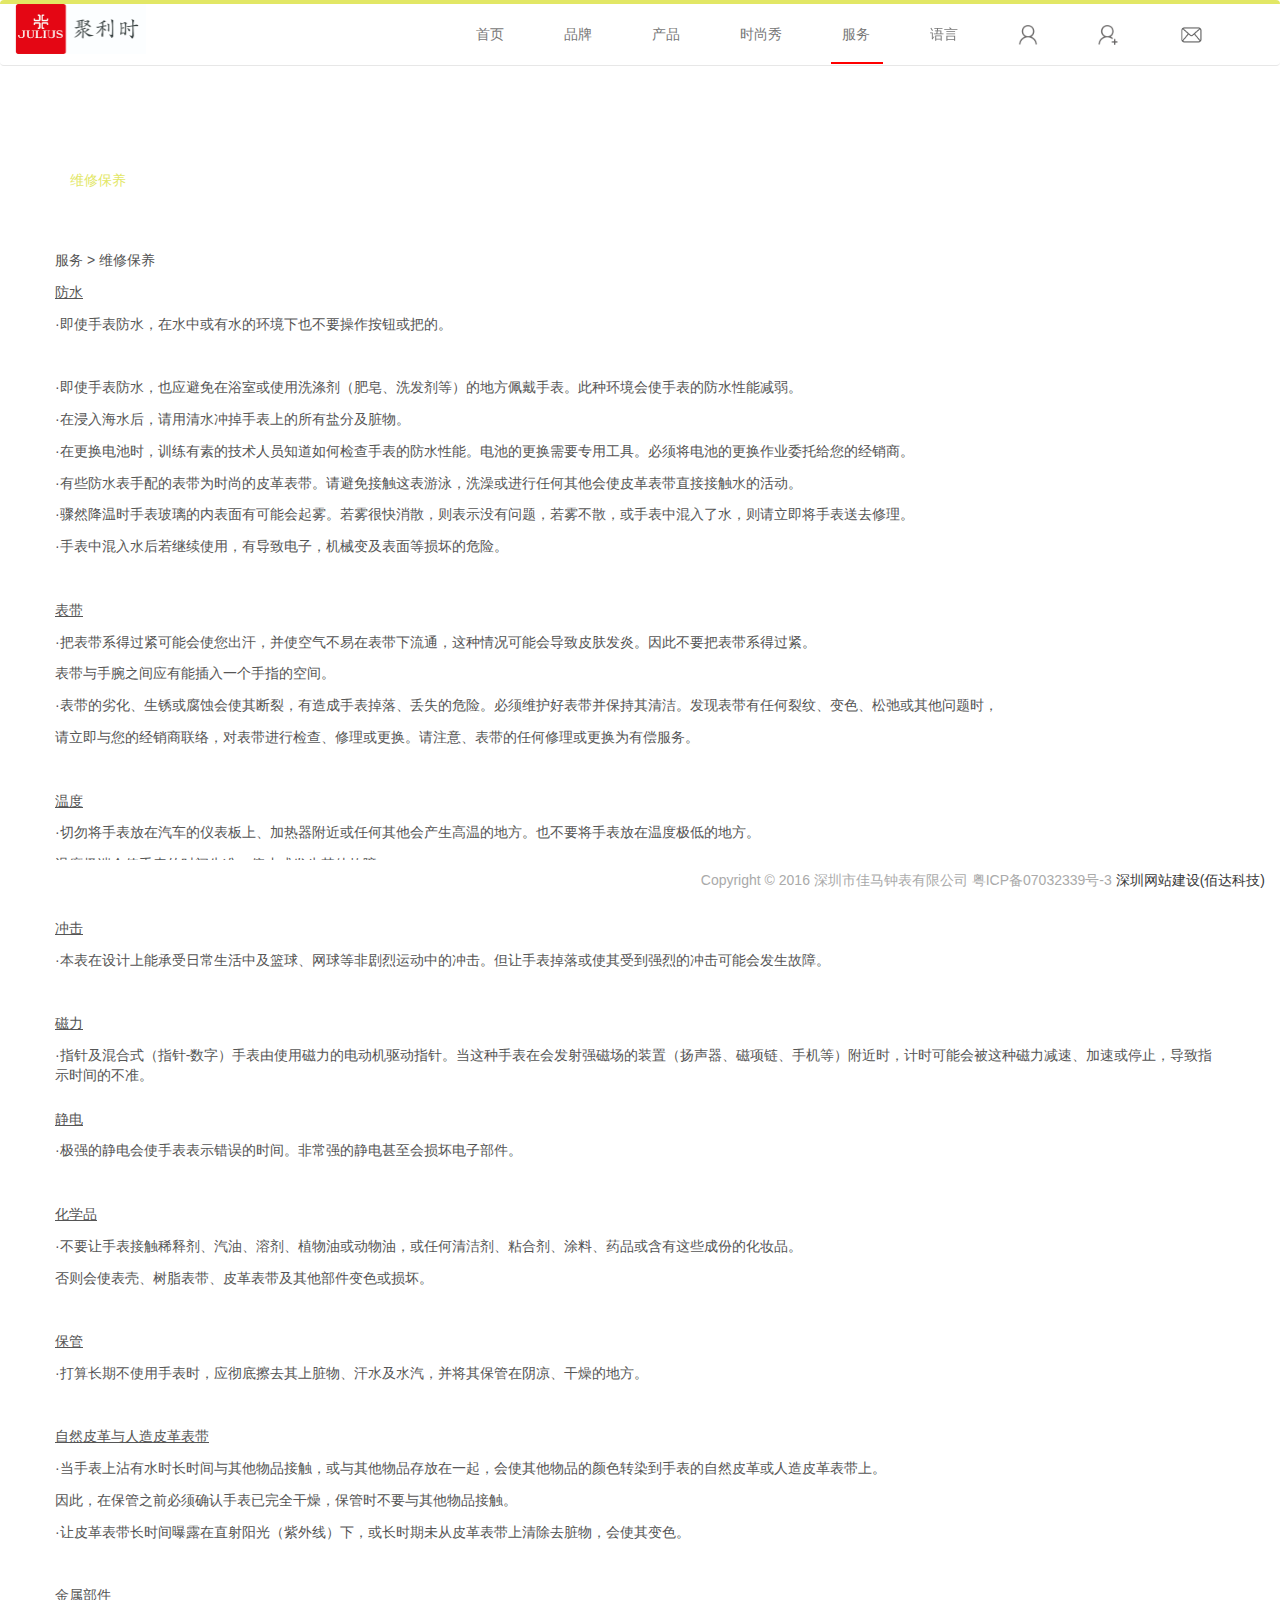
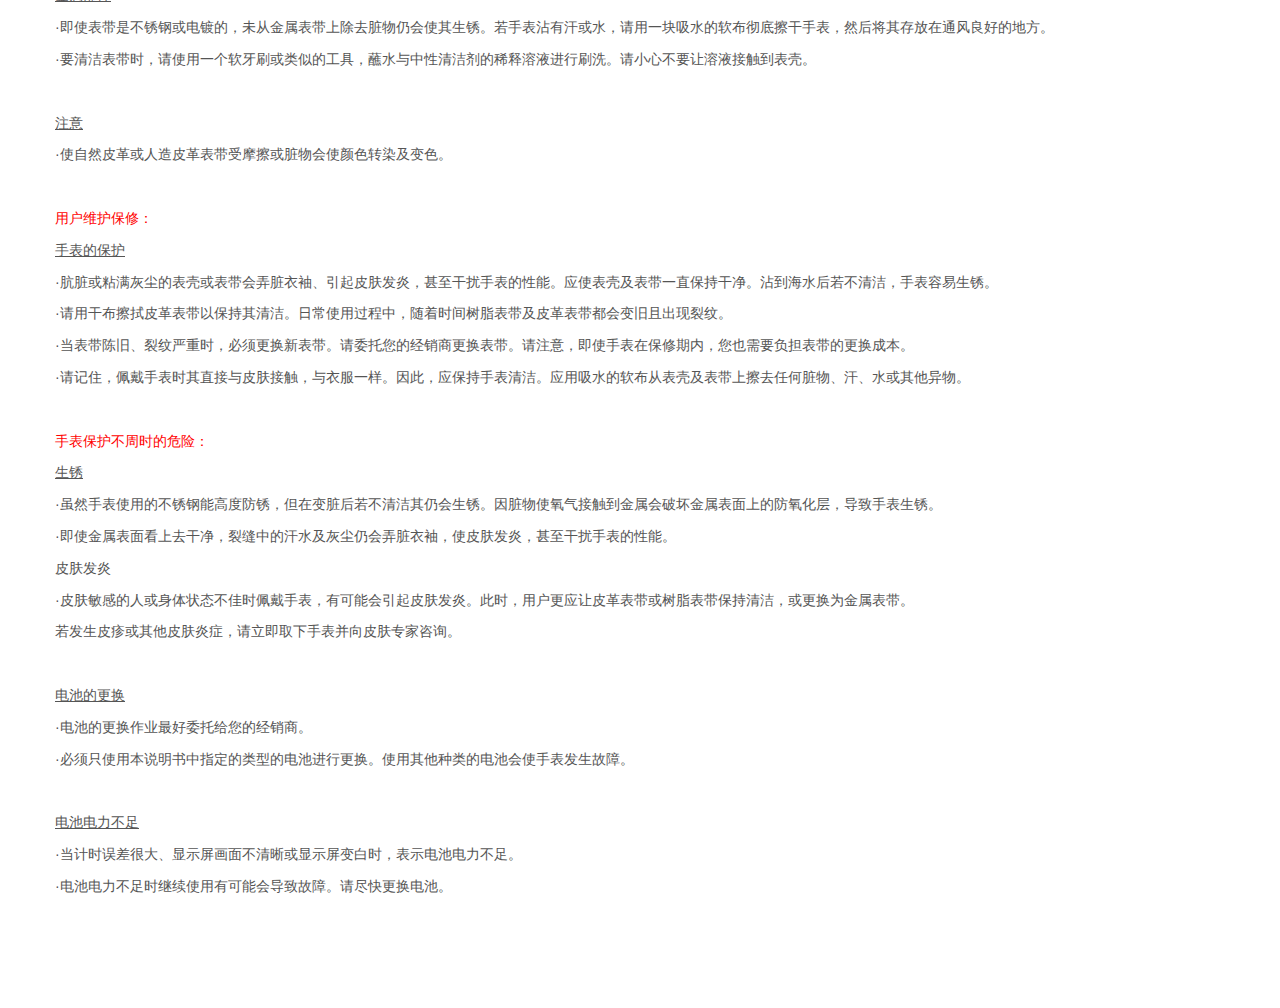
<file: html/maintenance.html>
<!DOCTYPE html>
<html lang="en">
	<head>
		<meta charset="UTF-8">
		<title>维修保养-聚利时手表</title>
		<meta http-equiv="X-UA-Compatible" content="IE=edge">
    	<meta name="viewport" content="width=device-width, initial-scale=1">
    	<link href="https://cdn.jsdelivr.net/npm/bootstrap@3.3.7/dist/css/bootstrap.min.css" rel="stylesheet">
    	<link rel="stylesheet" type="text/css" href="../css/hf.css">
		<link rel="stylesheet" type="text/css" href="../css/maintenance.css">
	</head>
	<body>
		<header class="navbar navbar-default ltq-header">
			  <div class="container-fluid">
			    <!-- Brand and toggle get grouped for better mobile display -->
			    <div class="navbar-header">
			      <button type="button" class="navbar-toggle collapsed" data-toggle="collapse" data-target="#bs-example-navbar-collapse-1" aria-expanded="false">
			        <span class="sr-only">Toggle navigation</span>
			        <span class="icon-bar"></span>
			        <span class="icon-bar"></span>
			        <span class="icon-bar"></span>
			      </button>
			      <div class="logo">
			      	<a class="navbar-brand" href="#"><img src="../img/logo.jpg"></a>
			      </div>
			    </div>

			    <!-- Collect the nav links, forms, and other content for toggling -->
			    <div class="collapse navbar-collapse" id="bs-example-navbar-collapse-1">
			      <ul class="nav navbar-nav">
			        <li class="dropdown">
			          <ul class="dropdown-menu">
			            <li><a href="#">Action</a></li>
			            <li><a href="#">Another action</a></li>
			            <li><a href="#">Something else here</a></li>
			            <li role="separator" class="divider"></li>
			            <li><a href="#">Separated link</a></li>
			            <li role="separator" class="divider"></li>
			            <li><a href="#">One more separated link</a></li>
			          </ul>
			        </li>
			      </ul>
			      <ul class="nav navbar-nav navbar-right ltq-head">
			        <li><a href="../index.html" class="home">首页</a></li>
			        <li>
			        	<a href="brand.html" class="home">品牌</a>
			        	<ol class="brand">
				        	<li><a>品牌介绍</a></li>
				        	<li><a>发展历程</a></li>
				        	<li><a>品牌代言人</a></li>
				        </ol>
			        </li>
			        
			        <li>
			        	<a href="watch.html" class="home">产品</a>
			        	<ol class="product">
				        	<li><a href="watch.html">腕表</a></li>
				        	<li><a href="jewelry.html">首饰</a></li>
				        </ol>
			        </li>
			        
			        <li>
			        	<a href="star.html" class="home">时尚秀</a>
			        	<ol class="fashion">
				        	<li><a href="star.html">明星腕表大片</a></li>
				        	<li><a href="model.html">模特腕表大片</a></li>
				        </ol>
			        </li>
			      
			        <li>
			        	<a href="maintenance.html" class="home home2">服务</a>
			        	<ol class="service">
			        		<li><a href="maintenance.html">维修保养</a></li>
			        	</ol>
			        </li>
			       
			        <li>
			        	<a href="#" class="home">语言</a>
			        	<ol class="language">
			        		<li><a>中文</a></li>
			        		<li><a>英文</a></li>
			        		<li><a>韩文</a></li>
			        	</ol>
			        </li>
			       
			        <li><a href="land.html"><img src="../img/zhu-1.png"></a></li>
			        <li><a href="registered.html"><img src="../img/zhu-2.png"></a></li>
			        <li><a href="#"><img src="../img/l-email.png" class="em"></a></li>
			        <li class="dropdown">
			          <ul class="dropdown-menu">
			            <li><a href="#">Action</a></li>
			            <li><a href="#">Another action</a></li>
			            <li><a href="#">Something else here</a></li>
			            <li role="separator" class="divider"></li>
			            <li><a href="#">Separated link</a></li>
			          </ul>
			        </li>
			      </ul>
			    </div><!-- /.navbar-collapse -->
			  </div><!-- /.container-fluid -->
			</header>
			
			<div class="kong"></div>
			<div class="container ltq-title">
				<p><a href="maintenance.html">维修保养</a></p>
			</div>
			<div class="container ltq-text">
				<p>服务 > 维修保养</p>
				<p class="underline">防水</p>
				<p>·即使手表防水，在水中或有水的环境下也不要操作按钮或把的。</p>
				<p></p>
				<p>·即使手表防水，也应避免在浴室或使用洗涤剂（肥皂、洗发剂等）的地方佩戴手表。此种环境会使手表的防水性能减弱。</p>
				<p>·在浸入海水后，请用清水冲掉手表上的所有盐分及脏物。</p>
				<p>·在更换电池时，训练有素的技术人员知道如何检查手表的防水性能。电池的更换需要专用工具。必须将电池的更换作业委托给您的经销商。</p>
				<p>·有些防水表手配的表带为时尚的皮革表带。请避免接触这表游泳，洗澡或进行任何其他会使皮革表带直接接触水的活动。</p>
				<p>·骤然降温时手表玻璃的内表面有可能会起雾。若雾很快消散，则表示没有问题，若雾不散，或手表中混入了水，则请立即将手表送去修理。</p>
				<p>·手表中混入水后若继续使用，有导致电子，机械变及表面等损坏的危险。</p>
				<p></p>
				<p class="underline">表带</p>
				<p>·把表带系得过紧可能会使您出汗，并使空气不易在表带下流通，这种情况可能会导致皮肤发炎。因此不要把表带系得过紧。</p>
				<p>  表带与手腕之间应有能插入一个手指的空间。</p>
				<p>·表带的劣化、生锈或腐蚀会使其断裂，有造成手表掉落、丢失的危险。必须维护好表带并保持其清洁。发现表带有任何裂纹、变色、松弛或其他问题时，</p>
				<p>  请立即与您的经销商联络，对表带进行检查、修理或更换。请注意、表带的任何修理或更换为有偿服务。</p>
				<p></p>
				<p class="underline">温度</p>
				<p>·切勿将手表放在汽车的仪表板上、加热器附近或任何其他会产生高温的地方。也不要将手表放在温度极低的地方。</p>
				<p>  温度极端会使手表的时间失准、停止或发生其他故障。</p>
				<p></p>
				<p class="underline">冲击</p>
				<p>·本表在设计上能承受日常生活中及篮球、网球等非剧烈运动中的冲击。但让手表掉落或使其受到强烈的冲击可能会发生故障。</p>
				<p></p>
				<p class="underline">磁力</p>
				<p>·指针及混合式（指针-数字）手表由使用磁力的电动机驱动指针。当这种手表在会发射强磁场的装置（扬声器、磁项链、手机等）附近时，计时可能会被这种磁力减速、加速或停止，导致指示时间的不准。</p>
				<p></p>
				<p class="underline">静电</p>
				<p>·极强的静电会使手表表示错误的时间。非常强的静电甚至会损坏电子部件。</p>
				<p></p>
				<p class="underline">化学品</p>
				<p>·不要让手表接触稀释剂、汽油、溶剂、植物油或动物油，或任何清洁剂、粘合剂、涂料、药品或含有这些成份的化妆品。</p>
				<p>  否则会使表壳、树脂表带、皮革表带及其他部件变色或损坏。</p>
				<p></p>
				<p class="underline">保管</p>
				<p>·打算长期不使用手表时，应彻底擦去其上脏物、汗水及水汽，并将其保管在阴凉、干燥的地方。</p>
				<p></p>
				<p class="underline">自然皮革与人造皮革表带</p>
				<p>·当手表上沾有水时长时间与其他物品接触，或与其他物品存放在一起，会使其他物品的颜色转染到手表的自然皮革或人造皮革表带上。</p>
				<p>  因此，在保管之前必须确认手表已完全干燥，保管时不要与其他物品接触。</p>
				<p>·让皮革表带长时间曝露在直射阳光（紫外线）下，或长时期未从皮革表带上清除去脏物，会使其变色。</p>
				<p></p>
				<p class="underline">金属部件</p>
				<p>·即使表带是不锈钢或电镀的，未从金属表带上除去脏物仍会使其生锈。若手表沾有汗或水，请用一块吸水的软布彻底擦干手表，然后将其存放在通风良好的地方。</p>
				<p>·要清洁表带时，请使用一个软牙刷或类似的工具，蘸水与中性清洁剂的稀释溶液进行刷洗。请小心不要让溶液接触到表壳。</p>
				<p></p>
				<p class="underline">注意</p>
				<p>·使自然皮革或人造皮革表带受摩擦或脏物会使颜色转染及变色。</p>
				<p></p>
				<p class="change">用户维护保修：</p>
				<p class="underline">手表的保护</p>
				<p>·肮脏或粘满灰尘的表壳或表带会弄脏衣袖、引起皮肤发炎，甚至干扰手表的性能。应使表壳及表带一直保持干净。沾到海水后若不清洁，手表容易生锈。</p>
				<p>·请用干布擦拭皮革表带以保持其清洁。日常使用过程中，随着时间树脂表带及皮革表带都会变旧且出现裂纹。</p>
				<p>·当表带陈旧、裂纹严重时，必须更换新表带。请委托您的经销商更换表带。请注意，即使手表在保修期内，您也需要负担表带的更换成本。</p>
				<p>·请记住，佩戴手表时其直接与皮肤接触，与衣服一样。因此，应保持手表清洁。应用吸水的软布从表壳及表带上擦去任何脏物、汗、水或其他异物。</p>
				<p></p>
				<p class="change">手表保护不周时的危险：</p>
				<p class="underline">生锈</p>
				<p>·虽然手表使用的不锈钢能高度防锈，但在变脏后若不清洁其仍会生锈。因脏物使氧气接触到金属会破坏金属表面上的防氧化层，导致手表生锈。</p>
				<p>·即使金属表面看上去干净，裂缝中的汗水及灰尘仍会弄脏衣袖，使皮肤发炎，甚至干扰手表的性能。</p>
				<p>皮肤发炎</p>
				<p>·皮肤敏感的人或身体状态不佳时佩戴手表，有可能会引起皮肤发炎。此时，用户更应让皮革表带或树脂表带保持清洁，或更换为金属表带。</p>
				<p>  若发生皮疹或其他皮肤炎症，请立即取下手表并向皮肤专家咨询。</p>
				<p></p>
				<p class="underline">电池的更换</p>
				<p>·电池的更换作业最好委托给您的经销商。</p>
				<p>·必须只使用本说明书中指定的类型的电池进行更换。使用其他种类的电池会使手表发生故障。</p>
				<p></p>
				<p class="underline">电池电力不足</p>
				<p>·当计时误差很大、显示屏画面不清晰或显示屏变白时，表示电池电力不足。</p>
				<p>·电池电力不足时继续使用有可能会导致故障。请尽快更换电池。</p>
			</div>

			<footer class="container-fluid ltq-footer">
				<div class="ltq-fr">
					<p>Copyright © 2016 深圳市佳马钟表有限公司 粤ICP备07032339号-3</p>
					<a href="">深圳网站建设</a><a href="">(佰达科技)</a>
				</div>
			</footer>
			
			<script src="../js/jquery-3.3.1.js"></script>
			<script src="../js/bootstrap.js"></script>
			<script src="../js/watch.js"></script>
	</body>
</html>
</file>
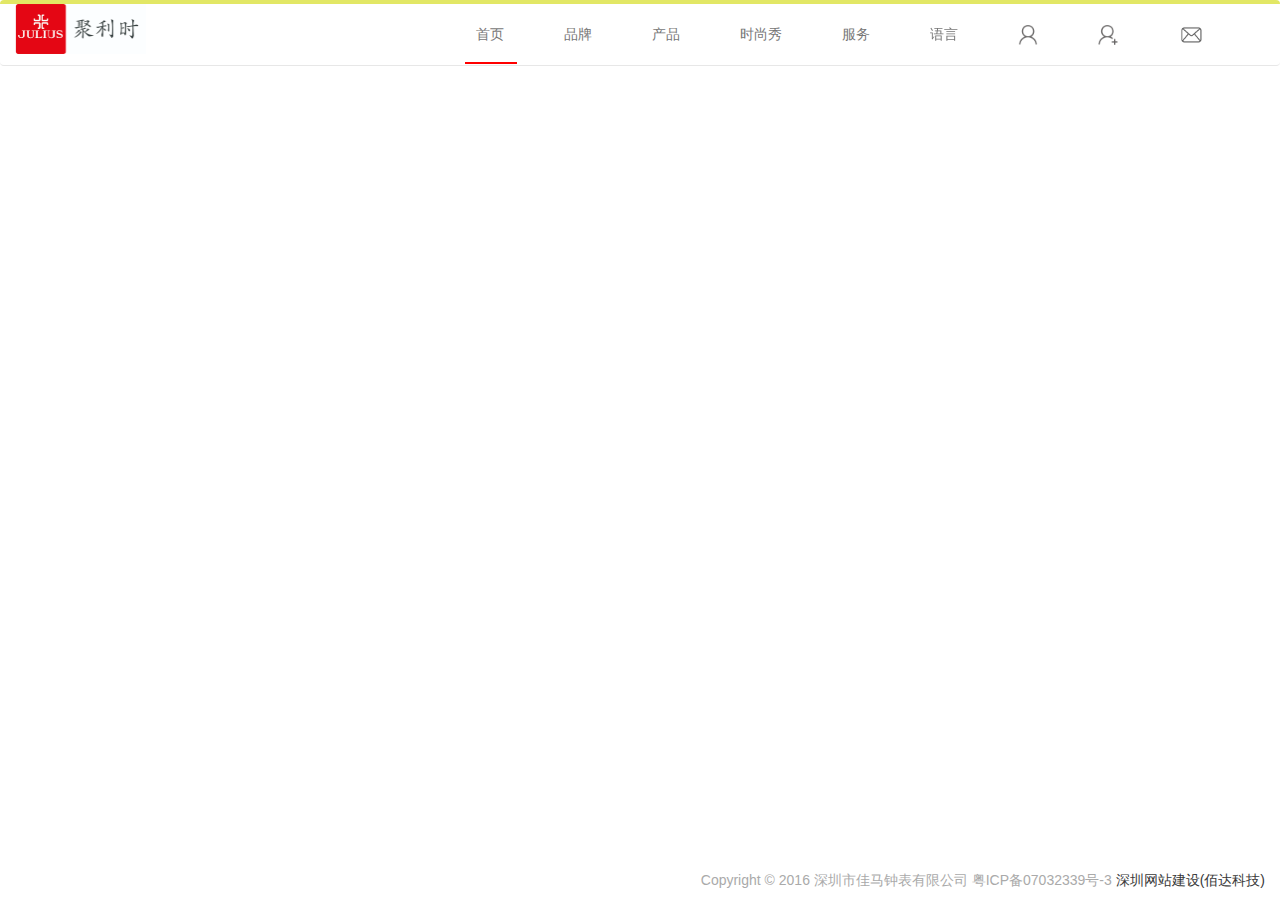
<file: html/model.html>
<!DOCTYPE html>
<html lang="en">
	<head>
		<meta charset="UTF-8">
		<title>模特腕表大片-聚利时手表</title>
		<meta http-equiv="X-UA-Compatible" content="IE=edge">
    	<meta name="viewport" content="width=device-width, initial-scale=1">
    	<link href="https://cdn.jsdelivr.net/npm/bootstrap@3.3.7/dist/css/bootstrap.min.css" rel="stylesheet">
    	<link rel="stylesheet" type="text/css" href="../css/hf.css">
		<link rel="stylesheet" type="text/css" href="../css/jewelry.css">
	</head>
	<body>
		<header class="navbar navbar-default ltq-header">
			  <div class="container-fluid">
			    <!-- Brand and toggle get grouped for better mobile display -->
			    <div class="navbar-header">
			      <button type="button" class="navbar-toggle collapsed" data-toggle="collapse" data-target="#bs-example-navbar-collapse-1" aria-expanded="false">
			        <span class="sr-only">Toggle navigation</span>
			        <span class="icon-bar"></span>
			        <span class="icon-bar"></span>
			        <span class="icon-bar"></span>
			      </button>
			      <div class="logo">
			      	<a class="navbar-brand" href="#"><img src="../img/logo.jpg"></a>
			      </div>
			    </div>

			    <!-- Collect the nav links, forms, and other content for toggling -->
			    <div class="collapse navbar-collapse" id="bs-example-navbar-collapse-1">
			      <ul class="nav navbar-nav">
			        <li class="dropdown">
			          <ul class="dropdown-menu">
			            <li><a href="#">Action</a></li>
			            <li><a href="#">Another action</a></li>
			            <li><a href="#">Something else here</a></li>
			            <li role="separator" class="divider"></li>
			            <li><a href="#">Separated link</a></li>
			            <li role="separator" class="divider"></li>
			            <li><a href="#">One more separated link</a></li>
			          </ul>
			        </li>
			      </ul>
			      <ul class="nav navbar-nav navbar-right ltq-head">
			        <li><a href="../index.html" class="home home2">首页</a></li>
			        <li>
			        	<a href="brand.html" class="home">品牌</a>
			        	<ol class="brand">
				        	<li><a>品牌介绍</a></li>
				        	<li><a>发展历程</a></li>
				        	<li><a>品牌代言人</a></li>
				        </ol>
			        </li>
			        
			        <li>
			        	<a href="watch.html" class="home">产品</a>
			        	<ol class="product">
				        	<li><a href="watch.html">腕表</a></li>
				        	<li><a href="jewelry.html">首饰</a></li>
				        </ol>
			        </li>
			        
			        <li>
			        	<a href="star.html" class="home">时尚秀</a>
			        	<ol class="fashion">
				        	<li><a href="star.html">明星腕表大片</a></li>
				        	<li><a href="model.html">模特腕表大片</a></li>
				        </ol>
			        </li>
			      
			        <li>
			        	<a href="maintenance.html" class="home">服务</a>
			        	<ol class="service">
			        		<li><a href="maintenance.html">维修保养</a></li>
			        	</ol>
			        </li>
			       
			        <li>
			        	<a href="#" class="home">语言</a>
			        	<ol class="language">
			        		<li><a>中文</a></li>
			        		<li><a>英文</a></li>
			        		<li><a>韩文</a></li>
			        	</ol>
			        </li>
			       
			        <li><a href="land.html"><img src="../img/zhu-1.png"></a></li>
			        <li><a href="registered.html"><img src="../img/zhu-2.png"></a></li>
			        <li><a href="#"><img src="../img/l-email.png" class="em"></a></li>
			        <li class="dropdown">
			          <ul class="dropdown-menu">
			            <li><a href="#">Action</a></li>
			            <li><a href="#">Another action</a></li>
			            <li><a href="#">Something else here</a></li>
			            <li role="separator" class="divider"></li>
			            <li><a href="#">Separated link</a></li>
			          </ul>
			        </li>
			      </ul>
			    </div><!-- /.navbar-collapse -->
			  </div><!-- /.container-fluid -->
			</header>
			
			<footer class="container-fluid ltq-footer">
				<div class="ltq-fr">
					<p>Copyright © 2016 深圳市佳马钟表有限公司 粤ICP备07032339号-3</p>
					<a href="">深圳网站建设</a><a href="">(佰达科技)</a>
				</div>
			</footer>
			
			<script src="../js/jquery-3.3.1.js"></script>
			<script src="../js/bootstrap.js"></script>
			<script src="../js/watch.js"></script>
	</body>
</html>
</file>
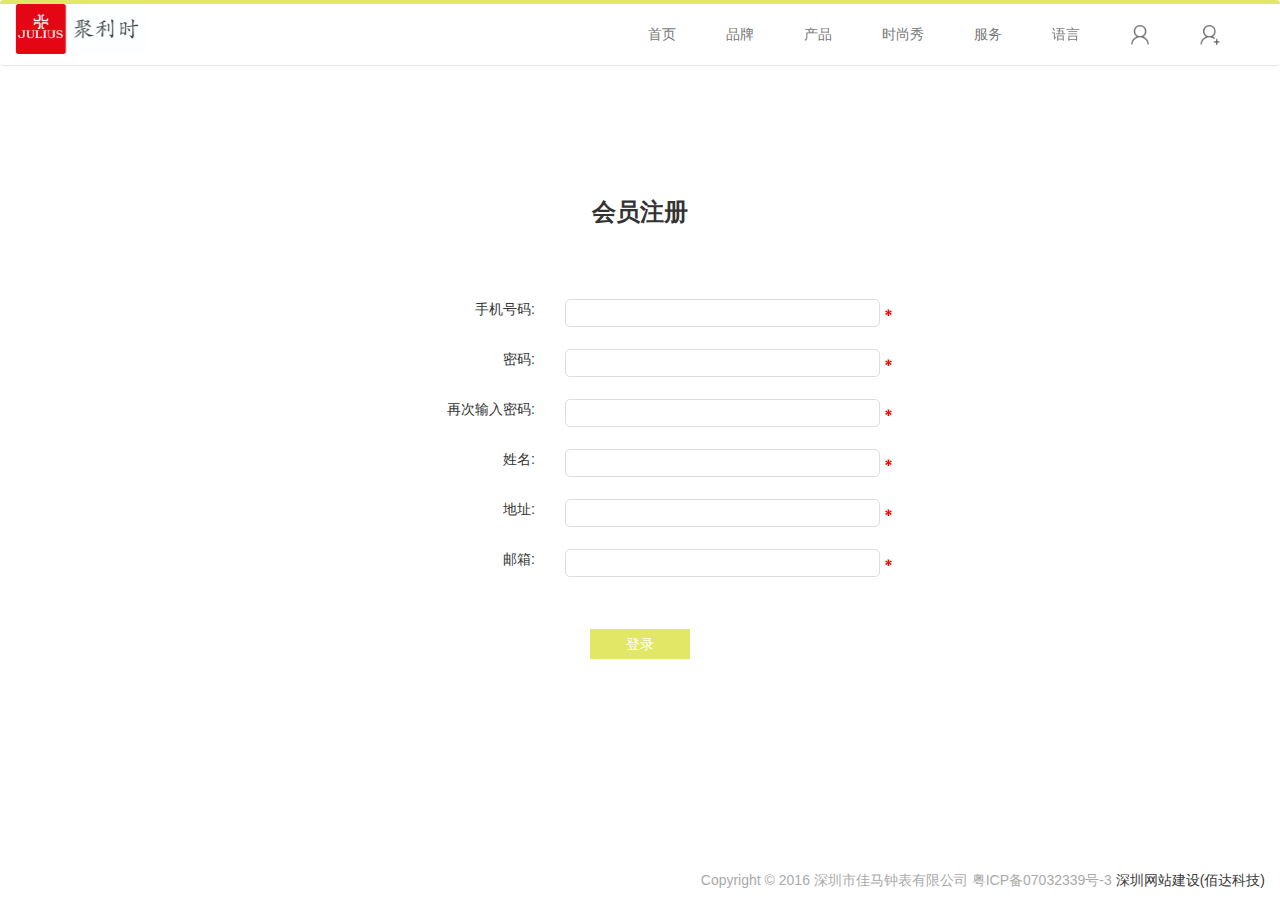
<file: html/registered.html>
<!DOCTYPE html>
<html lang="en">
	<head>
		<meta charset="UTF-8">
		<title>用户登录-聚利时手表</title>
		<meta http-equiv="X-UA-Compatible" content="IE=edge">
    	<meta name="viewport" content="width=device-width, initial-scale=1">
    	<link href="https://cdn.jsdelivr.net/npm/bootstrap@3.3.7/dist/css/bootstrap.min.css" rel="stylesheet">
    	<link rel="stylesheet" type="text/css" href="../css/hf.css">
		<link rel="stylesheet" type="text/css" href="../css/registered.css">
	</head>
	<body>
		<header class="navbar navbar-default ltq-header">
			  <div class="container-fluid">
			    <!-- Brand and toggle get grouped for better mobile display -->
			    <div class="navbar-header">
			      <button type="button" class="navbar-toggle collapsed" data-toggle="collapse" data-target="#bs-example-navbar-collapse-1" aria-expanded="false">
			        <span class="sr-only">Toggle navigation</span>
			        <span class="icon-bar"></span>
			        <span class="icon-bar"></span>
			        <span class="icon-bar"></span>
			      </button>
			      <div class="logo">
			      	<a class="navbar-brand" href="#"><img src="../img/logo.jpg"></a>
			      </div>
			    </div>

			    <!-- Collect the nav links, forms, and other content for toggling -->
			    <div class="collapse navbar-collapse" id="bs-example-navbar-collapse-1">
			      <ul class="nav navbar-nav">
			        <li class="dropdown">
			          <ul class="dropdown-menu">
			            <li><a href="#">Action</a></li>
			            <li><a href="#">Another action</a></li>
			            <li><a href="#">Something else here</a></li>
			            <li role="separator" class="divider"></li>
			            <li><a href="#">Separated link</a></li>
			            <li role="separator" class="divider"></li>
			            <li><a href="#">One more separated link</a></li>
			          </ul>
			        </li>
			      </ul>
			      <ul class="nav navbar-nav navbar-right ltq-head">
			        <li><a href="../index.html" class="home">首页</a></li>
			        <li>
			        	<a href="brand.html" class="home">品牌</a>
			        	<ol class="brand">
				        	<li><a>品牌介绍</a></li>
				        	<li><a>发展历程</a></li>
				        	<li><a>品牌代言人</a></li>
				        </ol>
			        </li>
			        
			        <li>
			        	<a href="watch.html" class="home">产品</a>
			        	<ol class="product">
				        	<li><a href="watch.html">腕表</a></li>
				        	<li><a href="jewelry.html">首饰</a></li>
				        </ol>
			        </li>
			        
			        <li>
			        	<a href="star.html" class="home">时尚秀</a>
			        	<ol class="fashion">
				        	<li><a href="star.html">明星腕表大片</a></li>
				        	<li><a href="model.html">模特腕表大片</a></li>
				        </ol>
			        </li>
			      
			        <li>
			        	<a href="maintenance.html" class="home">服务</a>
			        	<ol class="service">
			        		<li><a href="maintenance.html">维修保养</a></li>
			        	</ol>
			        </li>
			       
			        <li>
			        	<a href="#" class="home">语言</a>
			        	<ol class="language">
			        		<li><a>中文</a></li>
			        		<li><a>英文</a></li>
			        		<li><a>韩文</a></li>
			        	</ol>
			        </li>
			       
			        <li><a href="land.html"><img src="../img/zhu-1.png"></a></li>
			        <li><a href="registered.html"><img src="../img/zhu-2.png"></a></li>
			        <li class="dropdown">
			          <ul class="dropdown-menu">
			            <li><a href="#">Action</a></li>
			            <li><a href="#">Another action</a></li>
			            <li><a href="#">Something else here</a></li>
			            <li role="separator" class="divider"></li>
			            <li><a href="#">Separated link</a></li>
			          </ul>
			        </li>
			      </ul>
			    </div><!-- /.navbar-collapse -->
			  </div><!-- /.container-fluid -->
			</header>
			
			<div class="kong"></div>
			<div class="container text-center ltq-land">
				<p class="tit">会员注册</p>
				<form class="container information">
					<div class="container-fluid ltq-name">
						<p>手机号码:</p>
						<input type="text" name="">
						<span></span>
					</div>
					<div class="container-fluid ltq-name">
						<p>密码:</p>
						<input type="text" name="">
						<span></span>
					</div>
					<div class="container-fluid ltq-name">
						<p>再次输入密码:</p>
						<input type="text" name="">
						<span></span>
					</div>
					<div class="container-fluid ltq-name">
						<p>姓名:</p>
						<input type="text" name="">
						<span></span>
					</div>
					<div class="container-fluid ltq-name">
						<p>地址:</p>
						<input type="text" name="">
						<span></span>
					</div>
					<div class="container-fluid ltq-name">
						<p>邮箱:</p>
						<input type="text" name="">
						<span></span>
					</div>
					<div class="text-center"><button>登录</button></div>
				</form>
			</div>

			<footer class="container-fluid ltq-footer">
				<div class="ltq-fr">
					<p>Copyright © 2016 深圳市佳马钟表有限公司 粤ICP备07032339号-3</p>
					<a href="">深圳网站建设</a><a href="">(佰达科技)</a>
				</div>
			</footer>
			
			<script src="../js/jquery-3.3.1.js"></script>
			<script src="../js/bootstrap.js"></script>
			<script src="../js/watch.js"></script>
	</body>
</html>
</file>
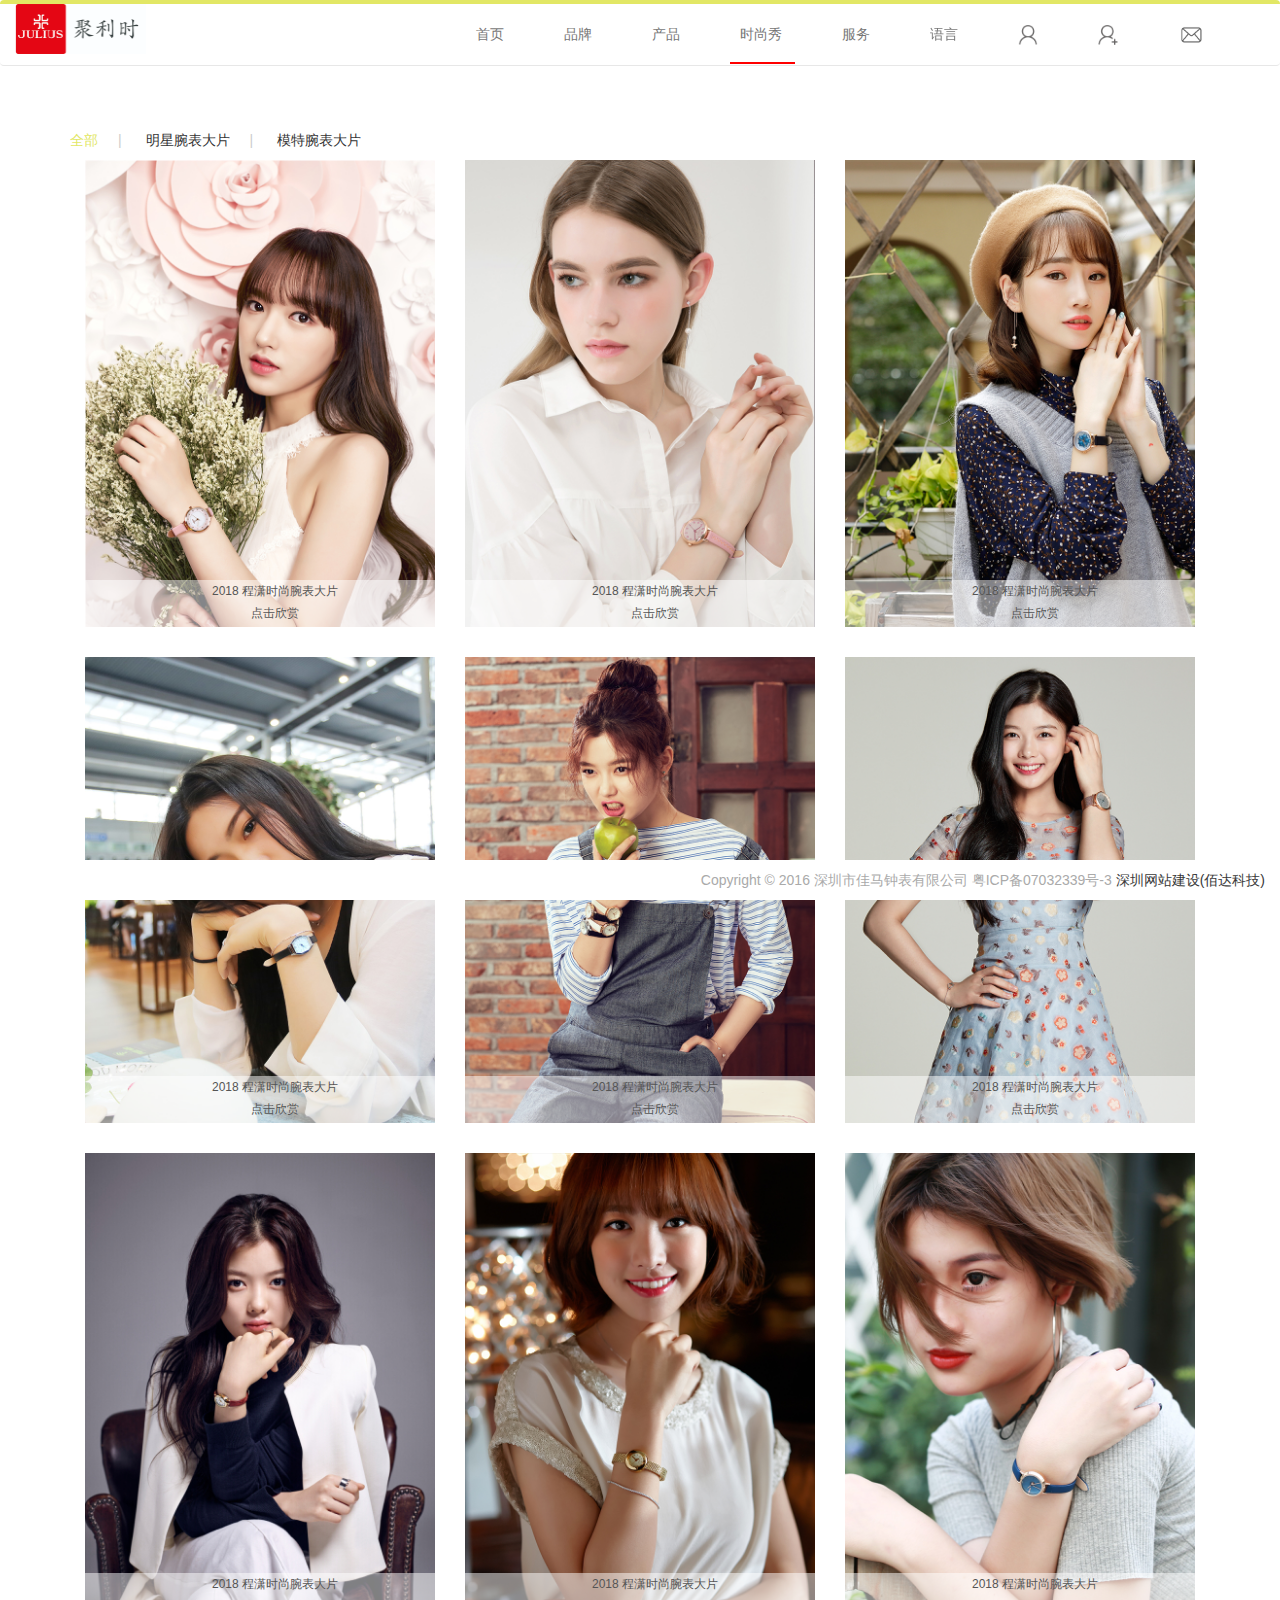
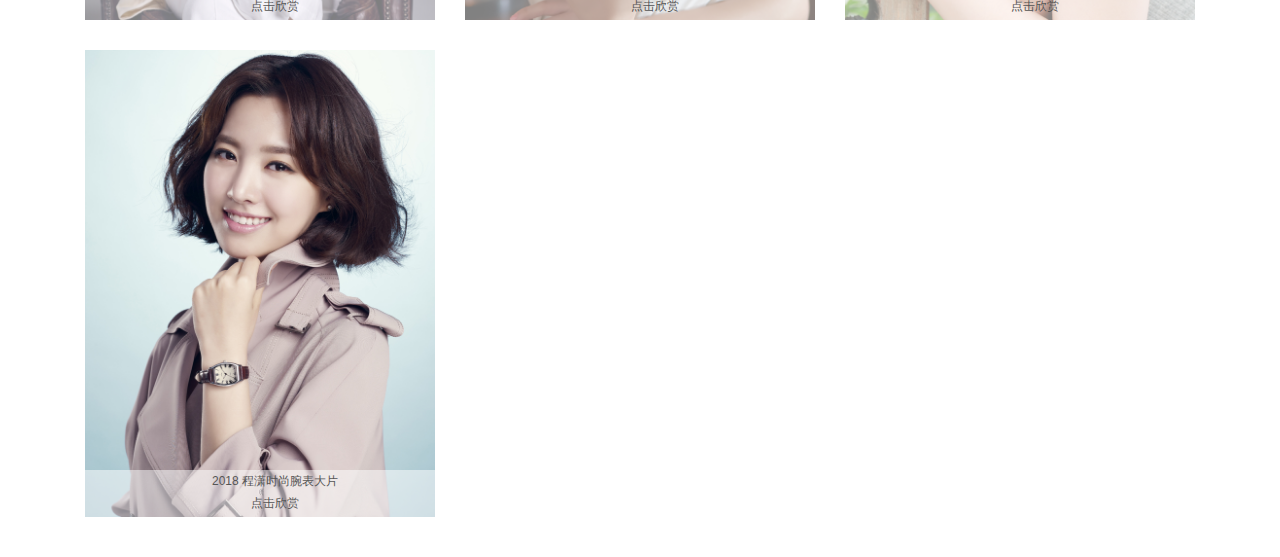
<file: html/star.html>
<!DOCTYPE html>
<html lang="en">
	<head>
		<meta charset="UTF-8">
		<title>明星腕表大片-聚利时手表</title>
		<meta http-equiv="X-UA-Compatible" content="IE=edge">
    	<meta name="viewport" content="width=device-width, initial-scale=1">
    	<link href="https://cdn.jsdelivr.net/npm/bootstrap@3.3.7/dist/css/bootstrap.min.css" rel="stylesheet">
    	<link rel="stylesheet" type="text/css" href="../css/hf.css">
		<link rel="stylesheet" type="text/css" href="../css/star.css">
	</head>
	<body>
		<header class="navbar navbar-default ltq-header">
			  <div class="container-fluid">
			    <!-- Brand and toggle get grouped for better mobile display -->
			    <div class="navbar-header">
			      <button type="button" class="navbar-toggle collapsed" data-toggle="collapse" data-target="#bs-example-navbar-collapse-1" aria-expanded="false">
			        <span class="sr-only">Toggle navigation</span>
			        <span class="icon-bar"></span>
			        <span class="icon-bar"></span>
			        <span class="icon-bar"></span>
			      </button>
			      <div class="logo">
			      	<a class="navbar-brand" href="#"><img src="../img/logo.jpg"></a>
			      </div>
			    </div>

			    <!-- Collect the nav links, forms, and other content for toggling -->
			    <div class="collapse navbar-collapse" id="bs-example-navbar-collapse-1">
			      <ul class="nav navbar-nav">
			        <li class="dropdown">
			          <ul class="dropdown-menu">
			            <li><a href="#">Action</a></li>
			            <li><a href="#">Another action</a></li>
			            <li><a href="#">Something else here</a></li>
			            <li role="separator" class="divider"></li>
			            <li><a href="#">Separated link</a></li>
			            <li role="separator" class="divider"></li>
			            <li><a href="#">One more separated link</a></li>
			          </ul>
			        </li>
			      </ul>
			      <ul class="nav navbar-nav navbar-right ltq-head">
			        <li><a href="../index.html" class="home">首页</a></li>
			        <li>
			        	<a href="brand.html" class="home">品牌</a>
			        	<ol class="brand">
				        	<li><a>品牌介绍</a></li>
				        	<li><a>发展历程</a></li>
				        	<li><a>品牌代言人</a></li>
				        </ol>
			        </li>
			        
			        <li>
			        	<a href="watch.html" class="home">产品</a>
			        	<ol class="product">
				        	<li><a href="watch.html">腕表</a></li>
				        	<li><a href="jewelry.html">首饰</a></li>
				        </ol>
			        </li>
			        
			        <li>
			        	<a href="star.html" class="home home2">时尚秀</a>
			        	<ol class="fashion">
				        	<li><a href="star.html">明星腕表大片</a></li>
				        	<li><a href="model.html">模特腕表大片</a></li>
				        </ol>
			        </li>
			      
			        <li>
			        	<a href="maintenance.html" class="home">服务</a>
			        	<ol class="service">
			        		<li><a href="maintenance.html">维修保养</a></li>
			        	</ol>
			        </li>
			       
			        <li>
			        	<a href="#" class="home">语言</a>
			        	<ol class="language">
			        		<li><a>中文</a></li>
			        		<li><a>英文</a></li>
			        		<li><a>韩文</a></li>
			        	</ol>
			        </li>
			       
			        <li><a href="land.html"><img src="../img/zhu-1.png"></a></li>
			        <li><a href="registered.html"><img src="../img/zhu-2.png"></a></li>
			        <li><a href="#"><img src="../img/l-email.png" class="em"></a></li>
			        <li class="dropdown">
			          <ul class="dropdown-menu">
			            <li><a href="#">Action</a></li>
			            <li><a href="#">Another action</a></li>
			            <li><a href="#">Something else here</a></li>
			            <li role="separator" class="divider"></li>
			            <li><a href="#">Separated link</a></li>
			          </ul>
			        </li>
			      </ul>
			    </div><!-- /.navbar-collapse -->
			  </div><!-- /.container-fluid -->
			</header>
			
			<div class="kong"></div>
			<p class="container list">
				<span class="introduce cute">全部</span>
				<span>明星腕表大片</span>
				<span>模特腕表大片</span>
			</p>

			<div class="container mx-pic">
				<ul>
					<li class="col-xs-6 col-md-4">
						<img src="../img/mx1.jpg">
						<div class="item">
							<p>2018 程潇时尚腕表大片</p>
							<p>点击欣赏</p>
						</div>
					</li>
					<li class="col-xs-6 col-md-4">
						<img src="../img/mx2.jpg">
						<div class="item">
							<p>2018 程潇时尚腕表大片</p>
							<p>点击欣赏</p>
						</div>
					</li>
					<li class="col-xs-6 col-md-4">
						<img src="../img/mx3.jpg">
						<div class="item">
							<p>2018 程潇时尚腕表大片</p>
							<p>点击欣赏</p>
						</div>
					</li>
					<li class="col-xs-6 col-md-4">
						<img src="../img/mx4.jpg">
						<div class="item">
							<p>2018 程潇时尚腕表大片</p>
							<p>点击欣赏</p>
						</div>
					</li>
					<li class="col-xs-6 col-md-4">
						<img src="../img/mx5.jpg">
						<div class="item">
							<p>2018 程潇时尚腕表大片</p>
							<p>点击欣赏</p>
						</div>
					</li>
					<li class="col-xs-6 col-md-4">
						<img src="../img/mx6.jpg">
						<div class="item">
							<p>2018 程潇时尚腕表大片</p>
							<p>点击欣赏</p>
						</div>
					</li>
					<li class="col-xs-6 col-md-4">
						<img src="../img/mx7.jpg">
						<div class="item">
							<p>2018 程潇时尚腕表大片</p>
							<p>点击欣赏</p>
						</div>
					</li>
					<li class="col-xs-6 col-md-4">
						<img src="../img/mx8.jpg">
						<div class="item">
							<p>2018 程潇时尚腕表大片</p>
							<p>点击欣赏</p>
						</div>
					</li>
					<li class="col-xs-6 col-md-4">
						<img src="../img/mx9.jpg">
						<div class="item">
							<p>2018 程潇时尚腕表大片</p>
							<p>点击欣赏</p>
						</div>
					</li>
					<li class="col-xs-6 col-md-4">
						<img src="../img/mx10.jpg">
						<div class="item">
							<p>2018 程潇时尚腕表大片</p>
							<p>点击欣赏</p>
						</div>
					</li>
				</ul>
			</div>

			<footer class="container-fluid ltq-footer">
				<div class="ltq-fr">
					<p>Copyright © 2016 深圳市佳马钟表有限公司 粤ICP备07032339号-3</p>
					<a href="">深圳网站建设</a><a href="">(佰达科技)</a>
				</div>
			</footer>
			
			<script src="../js/jquery-3.3.1.js"></script>
			<script src="../js/bootstrap.js"></script>
			<script src="../js/watch.js"></script>
	</body>
</html>
</file>
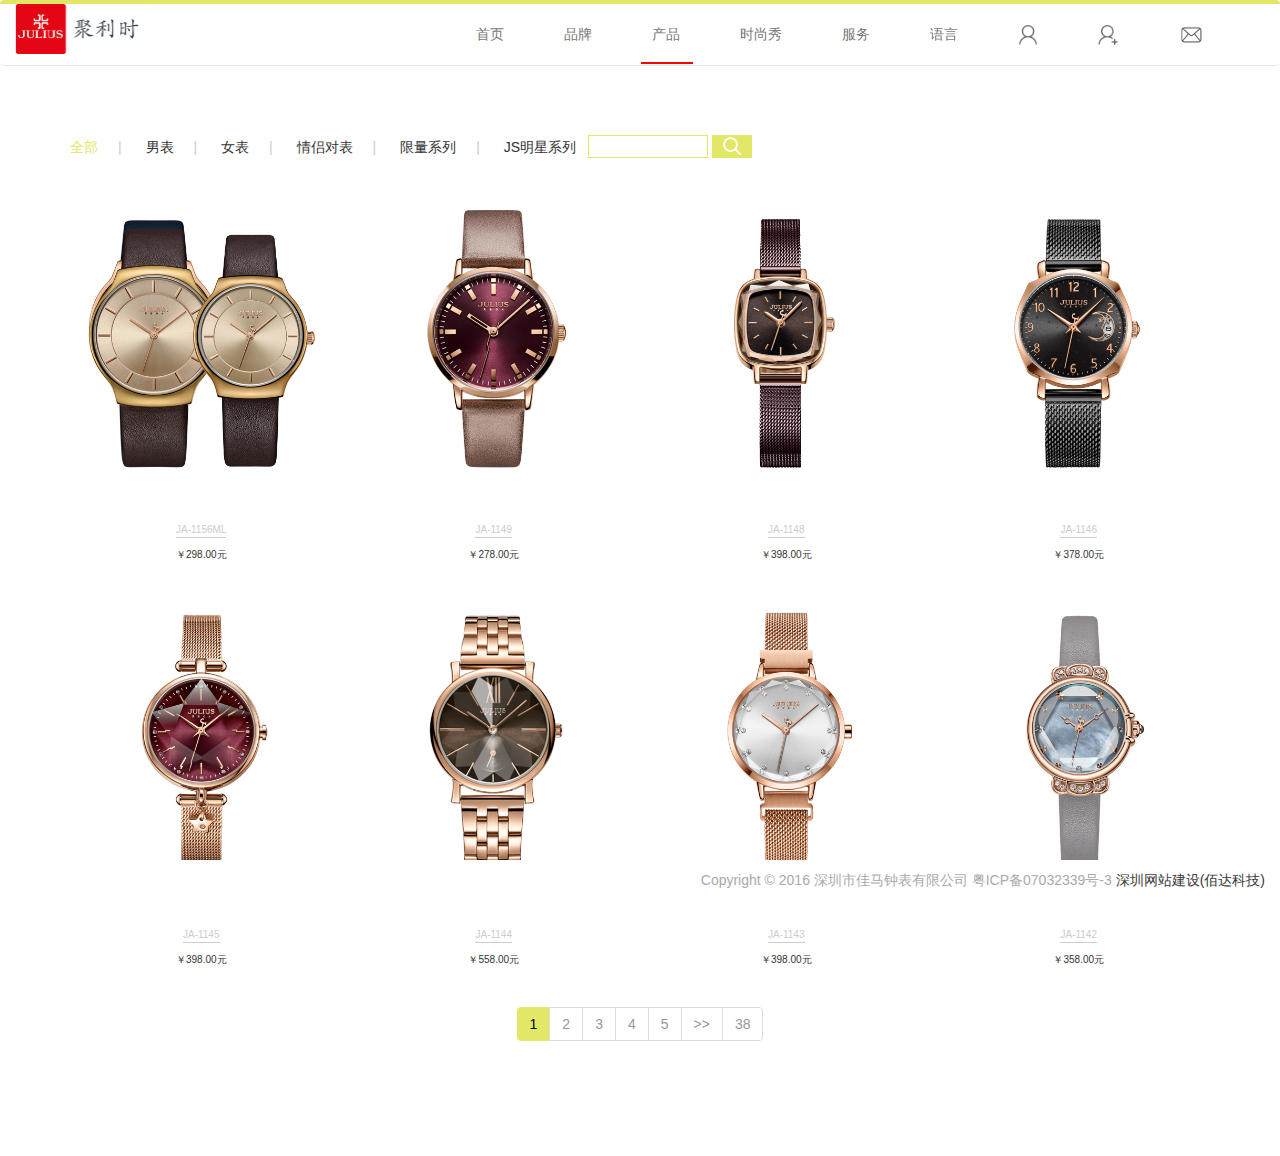
<file: html/watch.html>
<!DOCTYPE html>
<html lang="en">
	<head>
		<meta charset="UTF-8">
		<title>腕表-聚利时手表</title>
		<meta http-equiv="X-UA-Compatible" content="IE=edge">
    	<meta name="viewport" content="width=device-width, initial-scale=1">
    	<link href="https://cdn.jsdelivr.net/npm/bootstrap@3.3.7/dist/css/bootstrap.min.css" rel="stylesheet">
    	<link rel="stylesheet" type="text/css" href="../css/hf.css">
		<link rel="stylesheet" type="text/css" href="../css/watch.css">
	</head>
	<body>
		<header class="navbar navbar-default ltq-header">
			  <div class="container-fluid">
			    <!-- Brand and toggle get grouped for better mobile display -->
			    <div class="navbar-header">
			      <button type="button" class="navbar-toggle collapsed" data-toggle="collapse" data-target="#bs-example-navbar-collapse-1" aria-expanded="false">
			        <span class="sr-only">Toggle navigation</span>
			        <span class="icon-bar"></span>
			        <span class="icon-bar"></span>
			        <span class="icon-bar"></span>
			      </button>
			      <div class="logo">
			      	<a class="navbar-brand" href="#"><img src="../img/logo.jpg"></a>
			      </div>
			    </div>

			    <!-- Collect the nav links, forms, and other content for toggling -->
			    <div class="collapse navbar-collapse" id="bs-example-navbar-collapse-1">
			      <ul class="nav navbar-nav">
			        <li class="dropdown">
			          <ul class="dropdown-menu">
			            <li><a href="#">Action</a></li>
			            <li><a href="#">Another action</a></li>
			            <li><a href="#">Something else here</a></li>
			            <li role="separator" class="divider"></li>
			            <li><a href="#">Separated link</a></li>
			            <li role="separator" class="divider"></li>
			            <li><a href="#">One more separated link</a></li>
			          </ul>
			        </li>
			      </ul>
			      <ul class="nav navbar-nav navbar-right ltq-head">
			        <li><a href="../index.html" class="home">首页</a></li>
			        <li>
			        	<a href="brand.html" class="home">品牌</a>
			        	<ol class="brand">
				        	<li><a>品牌介绍</a></li>
				        	<li><a>发展历程</a></li>
				        	<li><a>品牌代言人</a></li>
				        </ol>
			        </li>
			        
			        <li>
			        	<a href="watch.html" class="home home2">产品</a>
			        	<ol class="product">
				        	<li><a href="watch.html">腕表</a></li>
				        	<li><a href="jewelry.html">首饰</a></li>
				        </ol>
			        </li>
			        
			        <li>
			        	<a href="star.html" class="home">时尚秀</a>
			        	<ol class="fashion">
				        	<li><a href="star.html">明星腕表大片</a></li>
				        	<li><a href="model.html">模特腕表大片</a></li>
				        </ol>
			        </li>
			      
			        <li>
			        	<a href="maintenance.html" class="home">服务</a>
			        	<ol class="service">
			        		<li><a href="maintenance.html">维修保养</a></li>
			        	</ol>
			        </li>
			       
			        <li>
			        	<a href="#" class="home">语言</a>
			        	<ol class="language">
			        		<li><a>中文</a></li>
			        		<li><a>英文</a></li>
			        		<li><a>韩文</a></li>
			        	</ol>
			        </li>
			       
			        <li><a href="land.html"><img src="../img/zhu-1.png"></a></li>
			        <li><a href="registered.html"><img src="../img/zhu-2.png"></a></li>
			        <li><a href="#"><img src="../img/l-email.png" class="em"></a></li>
			        <li class="dropdown">
			          <ul class="dropdown-menu">
			            <li><a href="#">Action</a></li>
			            <li><a href="#">Another action</a></li>
			            <li><a href="#">Something else here</a></li>
			            <li role="separator" class="divider"></li>
			            <li><a href="#">Separated link</a></li>
			          </ul>
			        </li>
			      </ul>
			    </div><!-- /.navbar-collapse -->
			  </div><!-- /.container-fluid -->
			</header>
			<div class="kong"></div>
			<div class="container ltq-txt">
				<p>
					<span class="all">全部</span>
					<span>男表</span>
					<span>女表</span>
					<span>情侣对表</span>
					<span>限量系列</span>
					<span>JS明星系列</span>
					<input type="text" name="">
					<input type="submit" name="" value=" ">
				</p>
				<div class="goods">
					<div class="row">
							<ul class="g">
								<li class="col-xs-6 col-md-3">
									<img src="../img/sp1.jpg">
									<p class="text">JA-1156ML</p>
									<p class="price">￥298.00元</p>
								</li>
								<li class="col-xs-6 col-md-3">
									<img src="../img/sp2.jpg">
									<p class="text">JA-1149</p>
									<p class="price">￥278.00元</p>
								</li>
								<li class="col-xs-6 col-md-3">
									<img src="../img/sp3.jpg">
									<p class="text">JA-1148</p>
									<p class="price">￥398.00元</p>
								</li>
								<li class="col-xs-6 col-md-3">
									<img src="../img/sp4.jpg">
									<p class="text">JA-1146</p>
									<p class="price">￥378.00元</p>
								</li>
								<li class="col-xs-6 col-md-3">
									<img src="../img/sp5.jpg">
									<p class="text">JA-1145</p>
									<p class="price">￥398.00元</p>
								</li>
								<li class="col-xs-6 col-md-3">
									<img src="../img/sp6.jpg">
									<p class="text">JA-1144</p>
									<p class="price">￥558.00元</p>
								</li>
								<li class="col-xs-6 col-md-3">
									<img src="../img/sp7.jpg">
									<p class="text">JA-1143</p>
									<p class="price">￥398.00元</p>
								</li>
								<li class="col-xs-6 col-md-3">
									<img src="../img/sp8.jpg">
									<p class="text">JA-1142</p>
									<p class="price">￥358.00元</p>
								</li>
							</ul>
					</div>
				</div>
			</div>

			<div class="container text-center ltq-list">
				<nav aria-label="Page navigation">
				  <ul class="pagination">
				    <li><a href="#" class="current">1</a></li>
				    <li><a href="#">2</a></li>
				    <li><a href="#">3</a></li>
				    <li><a href="#">4</a></li>
				    <li><a href="#">5</a></li>
				   <!--  <li>
				      <a href="#" aria-label="Next">
				        <span aria-hidden="true">&raquo;</span>
				      </a>
				    </li> -->
				    <li><a href="#">>></a></li>
				    <li><a href="#">38</a></li>
				  </ul>
				</nav>
			</div>

			<footer class="container-fluid ltq-footer">
				<div class="ltq-fr">
					<p>Copyright © 2016 深圳市佳马钟表有限公司 粤ICP备07032339号-3</p>
					<a href="">深圳网站建设</a><a href="">(佰达科技)</a>
				</div>
			</footer>
			
			<script src="../js/jquery-3.3.1.js"></script>
			<script src="../js/bootstrap.js"></script>
			<script src="../js/watch.js"></script>
	</body>
</html>
</file>
<file: css/style.css>
*{
	padding: 0;
	margin: 0;
	list-style: none;
}
html,body,section,section>div{
	width: 100%;
	height: 100%;
	cursor: pointer;
}
body{
	overflow: hidden;
}
section{
	position: relative;
}
.area button{
	position: absolute;
	text-align: right;
	right: 40px;
	color: #959595;
	line-height: 30px;
	border: none;
	background: none;
	display: none;
}
.area button:hover{
	border: none;
	background: none;
	color: #959595;
}

.ltq-list{
	z-index: 1;
	bottom: 70px;
}
.ltq-list li{
	background: #000;
	border: 1px solid #000;
	opacity: 0.2;
}
.ltq-list .active{
	background: #000;
	opacity: 1;
}

.ltq-wrap{
	padding-top: 100px;
	position: relative;
}
.ltq-wrap h3{
	font-size: 26px;
}
.row>div{
	transition: all 0.6s linear;
}
.row>div:nth-of-type(2){
	transition-delay: 0.1s; 
}
.row>div:nth-of-type(3){
	transition-delay: 0.2s; 
}
.row>div:nth-of-type(4){
	transition-delay: 0.3s; 
}
/* .left:hover{
	transform: translate(10px,0);
} */
.left:hover h4,.left:hover h3{
	transform: translate(10px,0);
}
.left h4{
	font-size: 16px;
	color: #a8a8a8;
	transition-delay: 0.1s;
}
.ltq-pic{
	transform: translateY(500px);
	transition: all 2s linear;
}
.ltq-wrap .thumbnail{
	overflow: hidden;
	border: none;
}
.ltq-wrap .thumbnail img,.ltq-wrap .caption{
	transition: all 0.3s linear;
}
.hei{
	overflow: hidden;
}
.ltq-wrap .thumbnail:hover img{
	transform: scale(1.2);
}
.ltq-wrap .thumbnail:hover .caption	{
	transform: translate(10px,0);
}
.ltq-wrap b{
	font-size: 17px;
}
.more{
	width: 312px;
	line-height: 40px;
	display: inline-block;
	background: url(../img/tu-7.png) no-repeat;
	background-size: cover;
}
.more a{
	text-decoration: none;
	color: #393939;
}

.exhibition{
	background: url(../img/ex.jpg) no-repeat;
	background-size: 100%;
	overflow: hidden;
	position: relative;
}
.middle-ex{
	width: 1190px;
	margin: 0 auto;
	overflow: hidden;
}
.middle-ex ul{
	overflow: hidden;
}
.exhibition span{
	display: inline-block;
	position: absolute;
	top: 50%;
	left: 100px;
}
.exhibition span:nth-of-type(2){
	left: 1270px;
}
.middle-ex li{
	width: 290px;
	float: left;
	padding: 141px 0;
	text-align: center;
	transition: all 1.5s;
}
.ltq-right{
	transform: translateX(-50px);
}
.middle-ex li:hover{
	background: #fff;
}
.middle-ex a{
	text-decoration: none;
	color: #000;
}
.middle-ex b{
	display: inline-block;
	font-size: 17px;
	padding: 15px 0;
	font-weight: bold;
}
.middle-ex b::after{
	content: '';
	display: block;
	width: 50px;
	padding-top: 15px;
	border-bottom: 1px solid #e2e765;
}
.middle-ex p{
	color: #6a6a6a;
}


.details-left{
	float: left;
	width: 50%;
	height: 100%;
	margin-top: 56px;
	text-align: center;
	position: relative;
}
.details-left span{
	background: url('../img/tu-l.png');
	width: 20px;
	height: 24px;
	position: absolute;
	left: 7%;
	top: 40%;
	transform: translateY(-50%);
	background-size: 100% auto;
}
.details-left span:nth-of-type(2){
	background: url('../img/tu-r.png');
	left: 90%;
	background-size: 100% auto;

}
.details-right{
	float: right;
	width: 50%;
	margin-top: 80px;
}
.details-right h3{
	font-size: 26px;
}
.details-right p{
	text-align: left;
	text-indent: 2em;
	padding: 0 50px;
	font-size: 14px;
	color: #848484;
	line-height: 1.8;
	padding-top: 11px;
	transition: all 0.6s linear;
}
.ltq-top{
	transform: translateY(100px);
}

.ltq-new{
	margin-top: 86px;
}
.ltq-new ul{
	border: 1px solid rgba(0,0,0,.06);
	border-left: none;
}
.ltq-new h4{
	color: #393939;
	font-size: 14px;
	font-weight: bold;
	margin-bottom: 20px;
}
.ltq-new h4::after{
	content: '';
	display: block;
	margin: 0 auto;
	width: 50px;
	padding-top: 15px;
	border-bottom: 1px solid #e2e765;
}
.ltq-new .caption p{
	margin-top: 15px;
}

.about{
	margin-top: 50px;
}
.about_l{
	float: left;
	width: 40%;
	margin-right: 10px;
}
/* .:hover{
	transform: translateX(50px);
} */
.about_l .left p{
	transition: all 0.3s linear;
}
.about_l .left:hover p{
	transform: translateX(10px);
}
.about_l .left>p:nth-of-type(2){
	transition-delay: 0.1s;
}
.about_l .left>p:nth-of-type(3){
	transition-delay: 0.2s;
}

.attention>div{
	float: left;
	width: 50px;
	display: inline-block;
	margin-right: 10px;
}
.attention img{
	width: 50px;
	height: 50px;
}
.attention span{
	font-size: 12px;
	color: #8a8a8a;
}
.about_r input{
	border: none;
	border-bottom: 1px solid #e4eaec;
	padding: 10px 20px;
	outline: none;
}
.about_r textarea{
	display: block;
	height: 110px;
	outline: none;
	padding: 10px 20px;
	border: none;
	border-bottom: 1px solid #e4eaec;
	color: #76838f;
}
.tj{
	width: 10%;
	height: 35px;
	background: #e2e765;
	color: #fff;
	margin-top: 10px;
}
.tj:hover{
	background: #181818;
}


@media (max-width:992px){
	.ltq-header .navbar-right li{
		padding: 5px 10px;
	}
	.carousel-inner{
		margin-top: 65px;
	}
	.ltq-wrap{
		padding-top: 0;
	}
	.middle-ex li{
		padding: 10px 0;
		margin-left: 80px;
	}
	.exhibition span{
		top: 30%;
	}
	.ltq-wrap .row>div:nth-of-type(3),.ltq-wrap .row>div:nth-of-type(4){
		display: none;
	}
	.ltq-new ul{
		width: 189.667px;
	}
	.details-right{
		position: absolute;
		right: 0;
	}
	.foot{
		height: 200px;
	}
}
</file>
<file: css/hf.css>
*{
	padding: 0;
	margin: 0;
	list-style: none;
}
.ltq-header .logo{
	float: left;
}
.logo img{
	height: 50px;
	vertical-align: middle;
	transition: 1.5s linear;
}

.area{
	position: fixed;
	right: 10px;
	top: 50%;
	transform: translateY(-50%);
}
.area li{
	width: 30px;
	height: 30px;
	text-align: center;
}
.area span{
	width: 4px;
	height: 4px;
	display: inline-block;
	border: 2px solid #999;
	border-radius: 50%;
}
.area .current{
	width: 15px;
	height: 15px;
	margin-top: 7px;
	border-color: #5a5a5a;
}
.area font{
	position: absolute;
	width: 200px;
	text-align: right;
	right: 40px;
	color: #959595;
	line-height: 30px;
	display: none;
}

.ltq-header{
	width: 100%;
	border: none;
	border-top:  4px #e2e765 solid;
	background: #fff;
	border-bottom: 1px solid #e7e7e7;
	margin-bottom: 0;
	position: fixed;
	top: 0;
	left: 0;
	z-index: 2;
}
.ltq-header .navbar-brand{
	padding: 0 15px;
}
.ltq-header .navbar-right li{
	position: relative;
	padding: 5px 15px;
	line-height: 60px;
}
.ltq-head .home::before{
	content: '';
	width: 0%;
	border-bottom: 2px solid red;
	position: absolute;
	bottom: -10%;
	left: 7%;
	transition: all 1s;
}
.ltq-head .home2::before{
	content: '';
	width: 90%;
	border-bottom: 2px solid red;
	position: absolute;
	bottom: -10%;
	left: 7%;
	transition: all 1s;
}
.ltq-head .home:hover::before{
	width: 90%;
}
.ltq-head{
	position: relative;
}
.brand,.product,.fashion,.service,.language{
	position: absolute;
	background: #fff;
	top: 60px;
    border-top: 1px solid #e2e765;
    display: none;
}
.ltq-head .brand li,.ltq-head .product li,.ltq-head .fashion li,.ltq-head .service li,.ltq-head .language li{
	padding: 0;
	border-bottom: 1px solid #f2f2f2;
}
.brand li:hover,.product li:hover,.fashion li:hover,.service li:hover,.language li:hover{
	background: #f5f5f5;
	border-bottom: 1px solid #e2e765;
}
.brand a,.product a,.fashion a,.service a,.language a{
	display: block;
	color: #2a333c;
	width: 178px;
	padding: 0 30px;
	line-height: 50px;
	cursor: pointer;
}
.brand a:hover.product a:hover,.fashion a:hover,.service a:hover,.language a:hover{
	text-decoration: none;
}
.ltq-head img{
	width: 20px;
}
.ltq-head .em{
	width: 27px;
	height: 18px;
}
.ltq-head li:nth-of-type(7):hover,.ltq-head li:nth-of-type(8):hover,.ltq-head li:nth-of-type(9):hover{
	animation: one 0.3s linear;
}
@keyframes one{
	0%{
		transform: rotate(0deg)
	}
	25%{
		transform: rotate(15deg)
	}
	50%{
		transform: rotate(0deg)
	}
	75%{
		transform: rotate(-15deg)
	}
	100%{
		transform: rotate(0deg)
	}
}

.ltq-footer{
	width: 100%;
	position: fixed;
	bottom: 0;
	right: 0;
	background: #fff;
}
.ltq-fr{
	float: right;
}
.ltq-footer p{
	display: inline-block;
	padding: 10px 0;
	margin-bottom: 0;
	color: #aaa;
}
.ltq-footer a{
	color: #393939;	
	text-decoration: none;
}
.ltq-fr span{
	display: inline-block;
	padding: 0 10px;
}
.ltq-fr span::after{
	content: '|';
	display: inline-block;
	padding-left: 10px;
	color: #ddd;
}
.ltq-fr span:nth-of-type(6)::after{
	content: '';
}
</file>
<file: css/brand.css>
.kong{
	width: 100%;
	height: 70px;
	margin-top: 60px;
}
.ltq-txt{
	padding: 0px 0 200px 0;
}
.list span{
	color: #333;
}
.list span::after{
	content: '|';
	padding: 0 20px;
	color: #ccc;
}
.list span:nth-of-type(3)::after{
	content: '';
}
.list span:hover{
	color: #e2e765;
}
.list .cute{
	color: #e2e765;
}
.up{
	margin-top: 20px;
}
.list{
	cursor: pointer;
}
.ltq-txt p{
	font-family: 宋体;
}
.ltq-txt img{
	padding-top: 50px;
}

.develop,.spokesman{
	margin-top: 50px;
	display: none;
	padding-bottom: 200px;
}

.spokesman img{
	width: 100%;
}
</file>
<file: css/jewelry.css>
.kong{
	height: 70px;
	margin-top: 65px;
}
.all{
	color: #e3e768;
}
.ltq-txt span:hover{
	color: #e3e768;
	cursor: pointer;
}
.ltq-txt span::after{
	content: '|';
	padding: 0 20px;
	color: #ccc;
}
.ltq-txt span:nth-of-type(9)::after{
	content: '';
	padding: 0 4px;
}
.ltq-txt input{
	width: 120px;
	height: 23px;
	border: none;
	border: 1px solid #e3e768;
	outline: none;
}
.ltq-txt input:nth-of-type(2){
	width: 40px;
	background: #e3e768 url('../img/sousuo.png') center no-repeat;
	background-size: 53% auto;
}

.goods ul{
	overflow: hidden;
}
.goods ul li{
	float: left;
	text-align: center;
}
.goods img{
	width: 100%;
}
.goods .text{
	color: #ccc;
	font-size: 10px;
	border-bottom: 1px solid #ccc;
	display: inline-block;
}
.goods .price{
	font-size: 10px;
}
.ltq-list{
	padding-bottom: 90px;
}
.pagination>li a{
	border: 1px solid #ddd;
	color: #999;
}
.pagination>li a:hover{
	color: #F7C1DA;
	background: #f1ffd6;
}
.pagination .current{
	border: #e3e768 1px solid;
	background: #e3e768;
	color: black;
}
.pagination .current:hover{
	background: #e3e768;
	color: black;
}
</file>
<file: css/land.css>
.ltq-header .navbar-right li{
	padding: 5px 10px;
}
.kong{
	height: 70px;
	margin-top: 65px;
}
/* ltq-land form{
	width: 540px;
} */
.ltq-land .tit{
	padding: 60px 0;
	font-size: 24px;
	font-weight: 700;
}
.information{
	width: 540px;
}
.information p{
	float: left;
	width: 150px;
	text-align: right;
	display: inline-block;
}
.information input{
	float: right;
	width: 315px;
	height: 28px;
	border: 1px solid #ddd;
	border-radius: 5px;
	outline: none;
}
.ltq-name{
	padding: 0 15px 20px 0;
	position: relative;
}
.ltq-name span{
	background: url('../img/xin.png') no-repeat;
	width: 10px;
	height: 10px;
	display: block;
	position: absolute;
	right: 0;
	top: 10px;
}
.ltq-land button{
	width: 100px;
	height: 30px;
	background: #e2e765;
	border: none;
	margin-top: 30px;
	color: #fff;
}
</file>
<file: css/maintenance.css>
body{
	cursor: pointer;
}
::-webkit-scrollbar{
	width: 5px;
	height: 4px;
	background-color: #e2e765;
}
.kong{
	height: 70px;
	margin-top: 70px;
}
.ltq-title{
	padding-top: 30px;
}
.ltq-title a{
	color: #e3e768;
}
.ltq-title a:hover{
	text-decoration: none;
}
.ltq-text{
	padding: 50px 0 100px 0;
}
.ltq-text p{
	margin-bottom: 11px;
	color: #555;
	height: 20.8px;
}
.underline{
	text-decoration: underline;
}
.ltq-text .change{
	color: red;
}
</file>
<file: css/registered.css>
.ltq-header .navbar-right li{
	padding: 5px 10px;
}
.kong{
	height: 70px;
	margin-top: 65px;
}
/* ltq-land form{
	width: 540px;
} */
.ltq-land .tit{
	padding: 60px 0;
	font-size: 24px;
	font-weight: 700;
}
.information{
	width: 540px;
}
.information p{
	float: left;
	width: 150px;
	text-align: right;
	display: inline-block;
}
.information input{
	float: right;
	width: 315px;
	height: 28px;
	border: 1px solid #ddd;
	border-radius: 5px;
	outline: none;
}
.ltq-name{
	padding: 0 15px 20px 0;
	position: relative;
}
.ltq-name span{
	background: url('../img/xin.png') no-repeat;
	width: 10px;
	height: 10px;
	display: block;
	position: absolute;
	right: 0;
	top: 10px;
}
.ltq-land{
	padding-bottom: 100px;
}
.ltq-land button{
	width: 100px;
	height: 30px;
	background: #e2e765;
	border: none;
	margin-top: 30px;
	color: #fff;
}
</file>
<file: css/star.css>
.kong{
	width: 100%;
	height: 70px;
	margin-top: 60px;
}
.ltq-txt{
	padding: 0px 0 200px 0;
}
.list span{
	color: #333;
}
.list span::after{
	content: '|';
	padding: 0 20px;
	color: #ccc;
}
.list span:nth-of-type(3)::after{
	content: '';
}
.list span:hover{
	color: #e2e765;
}
.list .cute{
	color: #e2e765;
}
.mx-pic ul{
	overflow: hidden;
}
.mx-pic li{
	margin-bottom: 30px;
	position: relative;
	text-align: center;
}
.mx-pic img{
	width: 100%;
}
.item{
	position: absolute;
	bottom: 0;
	width: 100%;
	height: 47px;
	background: rgba(255,255,255,0.5);
}
.item p{
	font-size: 12px;
	color: #555;
	margin: 0;
	line-height: 22px;
}
</file>
<file: css/watch.css>
.kong{
	height: 70px;
	margin-top: 65px;
}
.all{
	color: #e3e768;
}
.ltq-txt span:hover{
	color: #e3e768;
	cursor: pointer;
}
.ltq-txt span::after{
	content: '|';
	padding: 0 20px;
	color: #ccc;
}
.ltq-txt span:nth-of-type(6)::after{
	content: '';
	padding: 0 4px;
}
.ltq-txt input{
	width: 120px;
	height: 23px;
	border: none;
	border: 1px solid #e3e768;
	outline: none;
}
.ltq-txt input:nth-of-type(2){
	width: 40px;
	background: #e3e768 url('../img/sousuo.png') center no-repeat;
	background-size: 53% auto;
}

.goods ul{
	overflow: hidden;
}
.goods ul li{
	float: left;
	text-align: center;
}
.goods img{
	width: 100%;
}
.goods .text{
	color: #ccc;
	font-size: 10px;
	border-bottom: 1px solid #ccc;
	display: inline-block;
}
.goods .price{
	font-size: 10px;
}
.ltq-list{
	padding-bottom: 90px;
}
.pagination>li a{
	border: 1px solid #ddd;
	color: #999;
}
.pagination>li a:hover{
	color: #F7C1DA;
	background: #f1ffd6;
}
.pagination .current{
	border: #e3e768 1px solid;
	background: #e3e768;
	color: black;
}
.pagination .current:hover{
	background: #e3e768;
	color: black;
}
</file>
